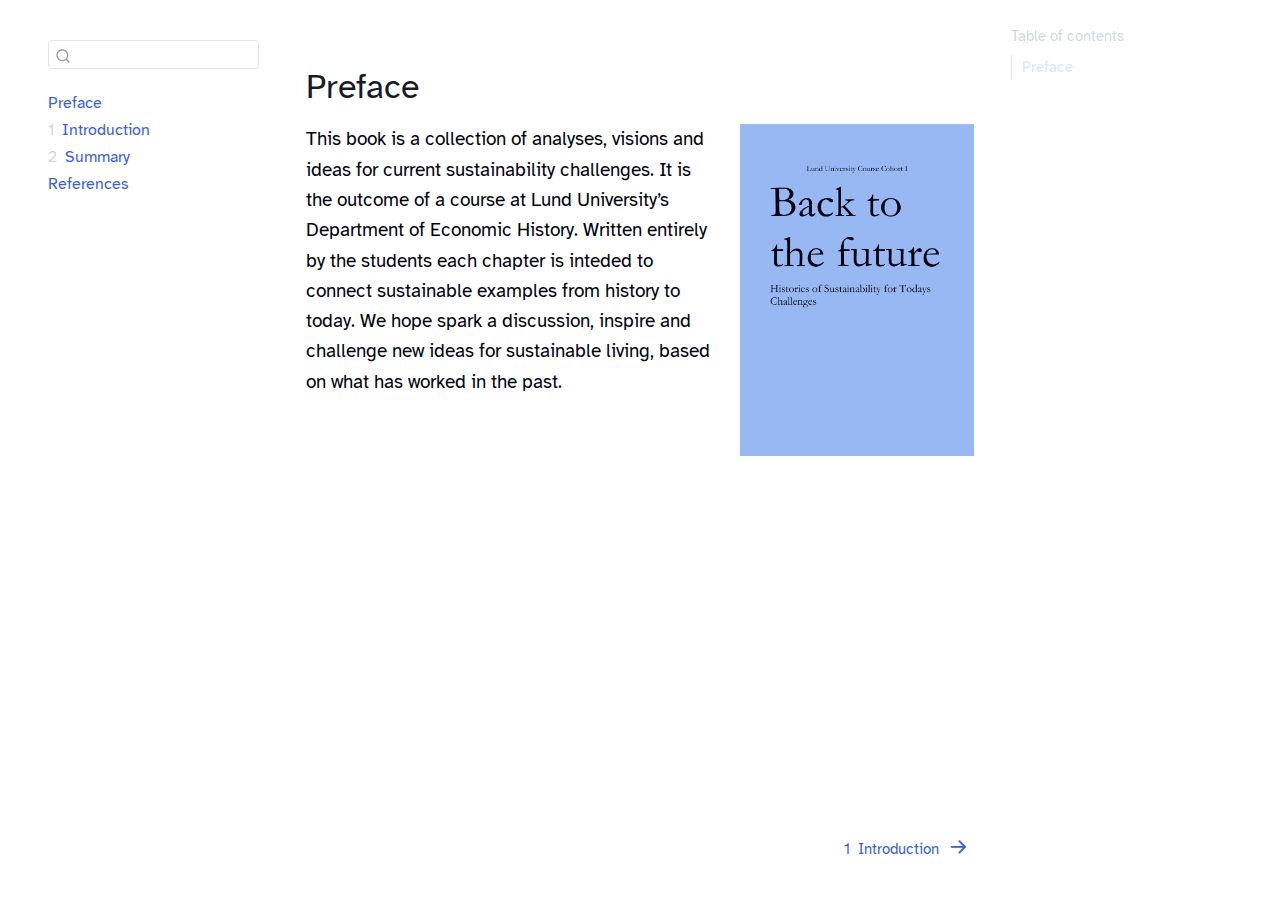
<file: index.html>
<!DOCTYPE html>
<html xmlns="http://www.w3.org/1999/xhtml" lang="en" xml:lang="en"><head>

<meta charset="utf-8">
<meta name="generator" content="quarto-1.3.310">

<meta name="viewport" content="width=device-width, initial-scale=1.0, user-scalable=yes">

<meta name="author" content="Cohort I">
<meta name="dcterms.date" content="2024-05-03">

<title>index</title>
<style>
code{white-space: pre-wrap;}
span.smallcaps{font-variant: small-caps;}
div.columns{display: flex; gap: min(4vw, 1.5em);}
div.column{flex: auto; overflow-x: auto;}
div.hanging-indent{margin-left: 1.5em; text-indent: -1.5em;}
ul.task-list{list-style: none;}
ul.task-list li input[type="checkbox"] {
  width: 0.8em;
  margin: 0 0.8em 0.2em -1em; /* quarto-specific, see https://github.com/quarto-dev/quarto-cli/issues/4556 */ 
  vertical-align: middle;
}
</style>


<script src="site_libs/quarto-nav/quarto-nav.js"></script>
<script src="site_libs/quarto-nav/headroom.min.js"></script>
<script src="site_libs/clipboard/clipboard.min.js"></script>
<script src="site_libs/quarto-search/autocomplete.umd.js"></script>
<script src="site_libs/quarto-search/fuse.min.js"></script>
<script src="site_libs/quarto-search/quarto-search.js"></script>
<meta name="quarto:offset" content="./">
<link href="./intro.html" rel="next">
<script src="site_libs/quarto-html/quarto.js"></script>
<script src="site_libs/quarto-html/popper.min.js"></script>
<script src="site_libs/quarto-html/tippy.umd.min.js"></script>
<script src="site_libs/quarto-html/anchor.min.js"></script>
<link href="site_libs/quarto-html/tippy.css" rel="stylesheet">
<link href="site_libs/quarto-html/quarto-syntax-highlighting.css" rel="stylesheet" id="quarto-text-highlighting-styles">
<script src="site_libs/bootstrap/bootstrap.min.js"></script>
<link href="site_libs/bootstrap/bootstrap-icons.css" rel="stylesheet">
<link href="site_libs/bootstrap/bootstrap.min.css" rel="stylesheet" id="quarto-bootstrap" data-mode="light">
<script id="quarto-search-options" type="application/json">{
  "location": "sidebar",
  "copy-button": false,
  "collapse-after": 3,
  "panel-placement": "start",
  "type": "textbox",
  "limit": 20,
  "language": {
    "search-no-results-text": "No results",
    "search-matching-documents-text": "matching documents",
    "search-copy-link-title": "Copy link to search",
    "search-hide-matches-text": "Hide additional matches",
    "search-more-match-text": "more match in this document",
    "search-more-matches-text": "more matches in this document",
    "search-clear-button-title": "Clear",
    "search-detached-cancel-button-title": "Cancel",
    "search-submit-button-title": "Submit"
  }
}</script>


</head>

<body class="nav-sidebar floating">

<div id="quarto-search-results"></div>
  <header id="quarto-header" class="headroom fixed-top">
  <nav class="quarto-secondary-nav">
    <div class="container-fluid d-flex">
      <button type="button" class="quarto-btn-toggle btn" data-bs-toggle="collapse" data-bs-target="#quarto-sidebar,#quarto-sidebar-glass" aria-controls="quarto-sidebar" aria-expanded="false" aria-label="Toggle sidebar navigation" onclick="if (window.quartoToggleHeadroom) { window.quartoToggleHeadroom(); }">
        <i class="bi bi-layout-text-sidebar-reverse"></i>
      </button>
      <nav class="quarto-page-breadcrumbs" aria-label="breadcrumb"><ol class="breadcrumb"><li class="breadcrumb-item"><a href="./index.html">Preface</a></li></ol></nav>
      <a class="flex-grow-1" role="button" data-bs-toggle="collapse" data-bs-target="#quarto-sidebar,#quarto-sidebar-glass" aria-controls="quarto-sidebar" aria-expanded="false" aria-label="Toggle sidebar navigation" onclick="if (window.quartoToggleHeadroom) { window.quartoToggleHeadroom(); }">      
      </a>
      <button type="button" class="btn quarto-search-button" aria-label="Search" onclick="window.quartoOpenSearch();">
        <i class="bi bi-search"></i>
      </button>
    </div>
  </nav>
</header>
<!-- content -->
<div id="quarto-content" class="quarto-container page-columns page-rows-contents page-layout-article">
<!-- sidebar -->
  <nav id="quarto-sidebar" class="sidebar collapse collapse-horizontal sidebar-navigation floating overflow-auto">
        <div class="mt-2 flex-shrink-0 align-items-center">
        <div class="sidebar-search">
        <div id="quarto-search" class="" title="Search"></div>
        </div>
        </div>
    <div class="sidebar-menu-container"> 
    <ul class="list-unstyled mt-1">
        <li class="sidebar-item">
  <div class="sidebar-item-container"> 
  <a href="./index.html" class="sidebar-item-text sidebar-link active">
 <span class="menu-text">Preface</span></a>
  </div>
</li>
        <li class="sidebar-item">
  <div class="sidebar-item-container"> 
  <a href="./intro.html" class="sidebar-item-text sidebar-link">
 <span class="menu-text"><span class="chapter-number">1</span>&nbsp; <span class="chapter-title">Introduction</span></span></a>
  </div>
</li>
        <li class="sidebar-item">
  <div class="sidebar-item-container"> 
  <a href="./summary.html" class="sidebar-item-text sidebar-link">
 <span class="menu-text"><span class="chapter-number">2</span>&nbsp; <span class="chapter-title">Summary</span></span></a>
  </div>
</li>
        <li class="sidebar-item">
  <div class="sidebar-item-container"> 
  <a href="./references.html" class="sidebar-item-text sidebar-link">
 <span class="menu-text">References</span></a>
  </div>
</li>
    </ul>
    </div>
</nav>
<div id="quarto-sidebar-glass" data-bs-toggle="collapse" data-bs-target="#quarto-sidebar,#quarto-sidebar-glass"></div>
<!-- margin-sidebar -->
    <div id="quarto-margin-sidebar" class="sidebar margin-sidebar">
        <nav id="TOC" role="doc-toc" class="toc-active">
    <h2 id="toc-title">Table of contents</h2>
   
  <ul>
  <li><a href="#preface" id="toc-preface" class="nav-link active" data-scroll-target="#preface">Preface</a></li>
  </ul>
</nav>
    </div>
<!-- main -->
<main class="content" id="quarto-document-content">




<section id="preface" class="level1 unnumbered">
<h1 class="unnumbered">Preface</h1><p><img src="cover.png" class="quarto-cover-image img-fluid"></p>
<p>This book is a collection of analyses, visions and ideas for current sustainability challenges. It is the outcome of a course at Lund University’s Department of Economic History. Written entirely by the students each chapter is inteded to connect sustainable examples from history to today. We hope spark a discussion, inspire and challenge new ideas for sustainable living, based on what has worked in the past.</p>


</section>

</main> <!-- /main -->
<script id="quarto-html-after-body" type="application/javascript">
window.document.addEventListener("DOMContentLoaded", function (event) {
  const toggleBodyColorMode = (bsSheetEl) => {
    const mode = bsSheetEl.getAttribute("data-mode");
    const bodyEl = window.document.querySelector("body");
    if (mode === "dark") {
      bodyEl.classList.add("quarto-dark");
      bodyEl.classList.remove("quarto-light");
    } else {
      bodyEl.classList.add("quarto-light");
      bodyEl.classList.remove("quarto-dark");
    }
  }
  const toggleBodyColorPrimary = () => {
    const bsSheetEl = window.document.querySelector("link#quarto-bootstrap");
    if (bsSheetEl) {
      toggleBodyColorMode(bsSheetEl);
    }
  }
  toggleBodyColorPrimary();  
  const icon = "";
  const anchorJS = new window.AnchorJS();
  anchorJS.options = {
    placement: 'right',
    icon: icon
  };
  anchorJS.add('.anchored');
  const isCodeAnnotation = (el) => {
    for (const clz of el.classList) {
      if (clz.startsWith('code-annotation-')) {                     
        return true;
      }
    }
    return false;
  }
  const clipboard = new window.ClipboardJS('.code-copy-button', {
    text: function(trigger) {
      const codeEl = trigger.previousElementSibling.cloneNode(true);
      for (const childEl of codeEl.children) {
        if (isCodeAnnotation(childEl)) {
          childEl.remove();
        }
      }
      return codeEl.innerText;
    }
  });
  clipboard.on('success', function(e) {
    // button target
    const button = e.trigger;
    // don't keep focus
    button.blur();
    // flash "checked"
    button.classList.add('code-copy-button-checked');
    var currentTitle = button.getAttribute("title");
    button.setAttribute("title", "Copied!");
    let tooltip;
    if (window.bootstrap) {
      button.setAttribute("data-bs-toggle", "tooltip");
      button.setAttribute("data-bs-placement", "left");
      button.setAttribute("data-bs-title", "Copied!");
      tooltip = new bootstrap.Tooltip(button, 
        { trigger: "manual", 
          customClass: "code-copy-button-tooltip",
          offset: [0, -8]});
      tooltip.show();    
    }
    setTimeout(function() {
      if (tooltip) {
        tooltip.hide();
        button.removeAttribute("data-bs-title");
        button.removeAttribute("data-bs-toggle");
        button.removeAttribute("data-bs-placement");
      }
      button.setAttribute("title", currentTitle);
      button.classList.remove('code-copy-button-checked');
    }, 1000);
    // clear code selection
    e.clearSelection();
  });
  function tippyHover(el, contentFn) {
    const config = {
      allowHTML: true,
      content: contentFn,
      maxWidth: 500,
      delay: 100,
      arrow: false,
      appendTo: function(el) {
          return el.parentElement;
      },
      interactive: true,
      interactiveBorder: 10,
      theme: 'quarto',
      placement: 'bottom-start'
    };
    window.tippy(el, config); 
  }
  const noterefs = window.document.querySelectorAll('a[role="doc-noteref"]');
  for (var i=0; i<noterefs.length; i++) {
    const ref = noterefs[i];
    tippyHover(ref, function() {
      // use id or data attribute instead here
      let href = ref.getAttribute('data-footnote-href') || ref.getAttribute('href');
      try { href = new URL(href).hash; } catch {}
      const id = href.replace(/^#\/?/, "");
      const note = window.document.getElementById(id);
      return note.innerHTML;
    });
  }
      let selectedAnnoteEl;
      const selectorForAnnotation = ( cell, annotation) => {
        let cellAttr = 'data-code-cell="' + cell + '"';
        let lineAttr = 'data-code-annotation="' +  annotation + '"';
        const selector = 'span[' + cellAttr + '][' + lineAttr + ']';
        return selector;
      }
      const selectCodeLines = (annoteEl) => {
        const doc = window.document;
        const targetCell = annoteEl.getAttribute("data-target-cell");
        const targetAnnotation = annoteEl.getAttribute("data-target-annotation");
        const annoteSpan = window.document.querySelector(selectorForAnnotation(targetCell, targetAnnotation));
        const lines = annoteSpan.getAttribute("data-code-lines").split(",");
        const lineIds = lines.map((line) => {
          return targetCell + "-" + line;
        })
        let top = null;
        let height = null;
        let parent = null;
        if (lineIds.length > 0) {
            //compute the position of the single el (top and bottom and make a div)
            const el = window.document.getElementById(lineIds[0]);
            top = el.offsetTop;
            height = el.offsetHeight;
            parent = el.parentElement.parentElement;
          if (lineIds.length > 1) {
            const lastEl = window.document.getElementById(lineIds[lineIds.length - 1]);
            const bottom = lastEl.offsetTop + lastEl.offsetHeight;
            height = bottom - top;
          }
          if (top !== null && height !== null && parent !== null) {
            // cook up a div (if necessary) and position it 
            let div = window.document.getElementById("code-annotation-line-highlight");
            if (div === null) {
              div = window.document.createElement("div");
              div.setAttribute("id", "code-annotation-line-highlight");
              div.style.position = 'absolute';
              parent.appendChild(div);
            }
            div.style.top = top - 2 + "px";
            div.style.height = height + 4 + "px";
            let gutterDiv = window.document.getElementById("code-annotation-line-highlight-gutter");
            if (gutterDiv === null) {
              gutterDiv = window.document.createElement("div");
              gutterDiv.setAttribute("id", "code-annotation-line-highlight-gutter");
              gutterDiv.style.position = 'absolute';
              const codeCell = window.document.getElementById(targetCell);
              const gutter = codeCell.querySelector('.code-annotation-gutter');
              gutter.appendChild(gutterDiv);
            }
            gutterDiv.style.top = top - 2 + "px";
            gutterDiv.style.height = height + 4 + "px";
          }
          selectedAnnoteEl = annoteEl;
        }
      };
      const unselectCodeLines = () => {
        const elementsIds = ["code-annotation-line-highlight", "code-annotation-line-highlight-gutter"];
        elementsIds.forEach((elId) => {
          const div = window.document.getElementById(elId);
          if (div) {
            div.remove();
          }
        });
        selectedAnnoteEl = undefined;
      };
      // Attach click handler to the DT
      const annoteDls = window.document.querySelectorAll('dt[data-target-cell]');
      for (const annoteDlNode of annoteDls) {
        annoteDlNode.addEventListener('click', (event) => {
          const clickedEl = event.target;
          if (clickedEl !== selectedAnnoteEl) {
            unselectCodeLines();
            const activeEl = window.document.querySelector('dt[data-target-cell].code-annotation-active');
            if (activeEl) {
              activeEl.classList.remove('code-annotation-active');
            }
            selectCodeLines(clickedEl);
            clickedEl.classList.add('code-annotation-active');
          } else {
            // Unselect the line
            unselectCodeLines();
            clickedEl.classList.remove('code-annotation-active');
          }
        });
      }
  const findCites = (el) => {
    const parentEl = el.parentElement;
    if (parentEl) {
      const cites = parentEl.dataset.cites;
      if (cites) {
        return {
          el,
          cites: cites.split(' ')
        };
      } else {
        return findCites(el.parentElement)
      }
    } else {
      return undefined;
    }
  };
  var bibliorefs = window.document.querySelectorAll('a[role="doc-biblioref"]');
  for (var i=0; i<bibliorefs.length; i++) {
    const ref = bibliorefs[i];
    const citeInfo = findCites(ref);
    if (citeInfo) {
      tippyHover(citeInfo.el, function() {
        var popup = window.document.createElement('div');
        citeInfo.cites.forEach(function(cite) {
          var citeDiv = window.document.createElement('div');
          citeDiv.classList.add('hanging-indent');
          citeDiv.classList.add('csl-entry');
          var biblioDiv = window.document.getElementById('ref-' + cite);
          if (biblioDiv) {
            citeDiv.innerHTML = biblioDiv.innerHTML;
          }
          popup.appendChild(citeDiv);
        });
        return popup.innerHTML;
      });
    }
  }
});
</script>
<nav class="page-navigation">
  <div class="nav-page nav-page-previous">
  </div>
  <div class="nav-page nav-page-next">
      <a href="./intro.html" class="pagination-link">
        <span class="nav-page-text"><span class="chapter-number">1</span>&nbsp; <span class="chapter-title">Introduction</span></span> <i class="bi bi-arrow-right-short"></i>
      </a>
  </div>
</nav>
</div> <!-- /content -->



</body></html>
</file>
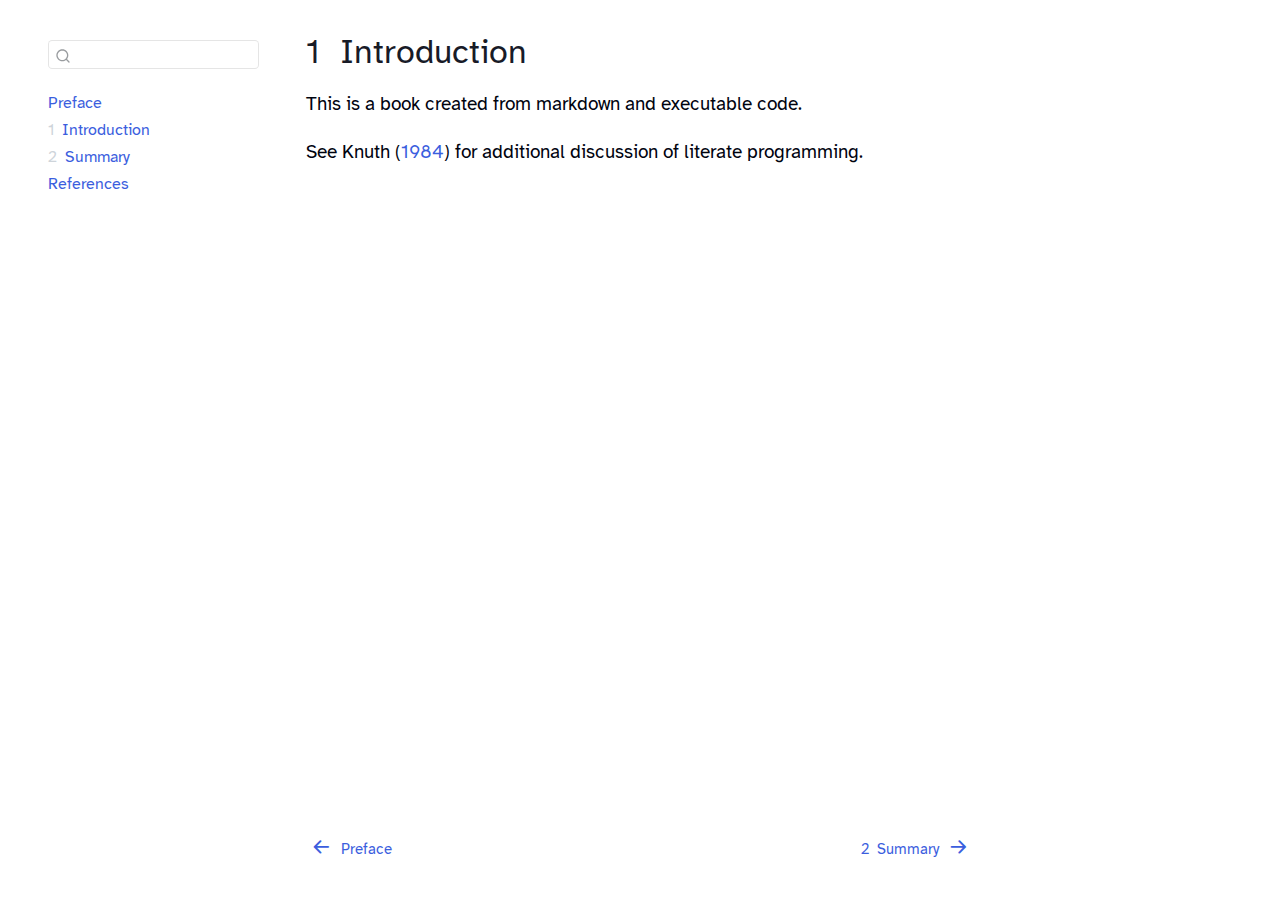
<file: intro.html>
<!DOCTYPE html>
<html xmlns="http://www.w3.org/1999/xhtml" lang="en" xml:lang="en"><head>

<meta charset="utf-8">
<meta name="generator" content="quarto-1.3.310">

<meta name="viewport" content="width=device-width, initial-scale=1.0, user-scalable=yes">


<title>1&nbsp; Introduction</title>
<style>
code{white-space: pre-wrap;}
span.smallcaps{font-variant: small-caps;}
div.columns{display: flex; gap: min(4vw, 1.5em);}
div.column{flex: auto; overflow-x: auto;}
div.hanging-indent{margin-left: 1.5em; text-indent: -1.5em;}
ul.task-list{list-style: none;}
ul.task-list li input[type="checkbox"] {
  width: 0.8em;
  margin: 0 0.8em 0.2em -1em; /* quarto-specific, see https://github.com/quarto-dev/quarto-cli/issues/4556 */ 
  vertical-align: middle;
}
/* CSS for citations */
div.csl-bib-body { }
div.csl-entry {
  clear: both;
}
.hanging-indent div.csl-entry {
  margin-left:2em;
  text-indent:-2em;
}
div.csl-left-margin {
  min-width:2em;
  float:left;
}
div.csl-right-inline {
  margin-left:2em;
  padding-left:1em;
}
div.csl-indent {
  margin-left: 2em;
}</style>


<script src="site_libs/quarto-nav/quarto-nav.js"></script>
<script src="site_libs/quarto-nav/headroom.min.js"></script>
<script src="site_libs/clipboard/clipboard.min.js"></script>
<script src="site_libs/quarto-search/autocomplete.umd.js"></script>
<script src="site_libs/quarto-search/fuse.min.js"></script>
<script src="site_libs/quarto-search/quarto-search.js"></script>
<meta name="quarto:offset" content="./">
<link href="./summary.html" rel="next">
<link href="./index.html" rel="prev">
<script src="site_libs/quarto-html/quarto.js"></script>
<script src="site_libs/quarto-html/popper.min.js"></script>
<script src="site_libs/quarto-html/tippy.umd.min.js"></script>
<script src="site_libs/quarto-html/anchor.min.js"></script>
<link href="site_libs/quarto-html/tippy.css" rel="stylesheet">
<link href="site_libs/quarto-html/quarto-syntax-highlighting.css" rel="stylesheet" id="quarto-text-highlighting-styles">
<script src="site_libs/bootstrap/bootstrap.min.js"></script>
<link href="site_libs/bootstrap/bootstrap-icons.css" rel="stylesheet">
<link href="site_libs/bootstrap/bootstrap.min.css" rel="stylesheet" id="quarto-bootstrap" data-mode="light">
<script id="quarto-search-options" type="application/json">{
  "location": "sidebar",
  "copy-button": false,
  "collapse-after": 3,
  "panel-placement": "start",
  "type": "textbox",
  "limit": 20,
  "language": {
    "search-no-results-text": "No results",
    "search-matching-documents-text": "matching documents",
    "search-copy-link-title": "Copy link to search",
    "search-hide-matches-text": "Hide additional matches",
    "search-more-match-text": "more match in this document",
    "search-more-matches-text": "more matches in this document",
    "search-clear-button-title": "Clear",
    "search-detached-cancel-button-title": "Cancel",
    "search-submit-button-title": "Submit"
  }
}</script>


</head>

<body class="nav-sidebar floating">

<div id="quarto-search-results"></div>
  <header id="quarto-header" class="headroom fixed-top">
  <nav class="quarto-secondary-nav">
    <div class="container-fluid d-flex">
      <button type="button" class="quarto-btn-toggle btn" data-bs-toggle="collapse" data-bs-target="#quarto-sidebar,#quarto-sidebar-glass" aria-controls="quarto-sidebar" aria-expanded="false" aria-label="Toggle sidebar navigation" onclick="if (window.quartoToggleHeadroom) { window.quartoToggleHeadroom(); }">
        <i class="bi bi-layout-text-sidebar-reverse"></i>
      </button>
      <nav class="quarto-page-breadcrumbs" aria-label="breadcrumb"><ol class="breadcrumb"><li class="breadcrumb-item"><a href="./intro.html"><span class="chapter-number">1</span>&nbsp; <span class="chapter-title">Introduction</span></a></li></ol></nav>
      <a class="flex-grow-1" role="button" data-bs-toggle="collapse" data-bs-target="#quarto-sidebar,#quarto-sidebar-glass" aria-controls="quarto-sidebar" aria-expanded="false" aria-label="Toggle sidebar navigation" onclick="if (window.quartoToggleHeadroom) { window.quartoToggleHeadroom(); }">      
      </a>
      <button type="button" class="btn quarto-search-button" aria-label="Search" onclick="window.quartoOpenSearch();">
        <i class="bi bi-search"></i>
      </button>
    </div>
  </nav>
</header>
<!-- content -->
<div id="quarto-content" class="quarto-container page-columns page-rows-contents page-layout-article">
<!-- sidebar -->
  <nav id="quarto-sidebar" class="sidebar collapse collapse-horizontal sidebar-navigation floating overflow-auto">
        <div class="mt-2 flex-shrink-0 align-items-center">
        <div class="sidebar-search">
        <div id="quarto-search" class="" title="Search"></div>
        </div>
        </div>
    <div class="sidebar-menu-container"> 
    <ul class="list-unstyled mt-1">
        <li class="sidebar-item">
  <div class="sidebar-item-container"> 
  <a href="./index.html" class="sidebar-item-text sidebar-link">
 <span class="menu-text">Preface</span></a>
  </div>
</li>
        <li class="sidebar-item">
  <div class="sidebar-item-container"> 
  <a href="./intro.html" class="sidebar-item-text sidebar-link active">
 <span class="menu-text"><span class="chapter-number">1</span>&nbsp; <span class="chapter-title">Introduction</span></span></a>
  </div>
</li>
        <li class="sidebar-item">
  <div class="sidebar-item-container"> 
  <a href="./summary.html" class="sidebar-item-text sidebar-link">
 <span class="menu-text"><span class="chapter-number">2</span>&nbsp; <span class="chapter-title">Summary</span></span></a>
  </div>
</li>
        <li class="sidebar-item">
  <div class="sidebar-item-container"> 
  <a href="./references.html" class="sidebar-item-text sidebar-link">
 <span class="menu-text">References</span></a>
  </div>
</li>
    </ul>
    </div>
</nav>
<div id="quarto-sidebar-glass" data-bs-toggle="collapse" data-bs-target="#quarto-sidebar,#quarto-sidebar-glass"></div>
<!-- margin-sidebar -->
    <div id="quarto-margin-sidebar" class="sidebar margin-sidebar">
        
    </div>
<!-- main -->
<main class="content" id="quarto-document-content">

<header id="title-block-header" class="quarto-title-block default">
<div class="quarto-title">
<h1 class="title"><span class="chapter-number">1</span>&nbsp; <span class="chapter-title">Introduction</span></h1>
</div>



<div class="quarto-title-meta">

    
  
    
  </div>
  

</header>

<p>This is a book created from markdown and executable code.</p>
<p>See <span class="citation" data-cites="knuth84">Knuth (<a href="references.html#ref-knuth84" role="doc-biblioref">1984</a>)</span> for additional discussion of literate programming.</p>


<div id="refs" class="references csl-bib-body hanging-indent" role="list" style="display: none">
<div id="ref-knuth84" class="csl-entry" role="listitem">
Knuth, Donald E. 1984. <span>“Literate Programming.”</span> <em>Comput. J.</em> 27 (2): 97–111. <a href="https://doi.org/10.1093/comjnl/27.2.97">https://doi.org/10.1093/comjnl/27.2.97</a>.
</div>
</div>

</main> <!-- /main -->
<script id="quarto-html-after-body" type="application/javascript">
window.document.addEventListener("DOMContentLoaded", function (event) {
  const toggleBodyColorMode = (bsSheetEl) => {
    const mode = bsSheetEl.getAttribute("data-mode");
    const bodyEl = window.document.querySelector("body");
    if (mode === "dark") {
      bodyEl.classList.add("quarto-dark");
      bodyEl.classList.remove("quarto-light");
    } else {
      bodyEl.classList.add("quarto-light");
      bodyEl.classList.remove("quarto-dark");
    }
  }
  const toggleBodyColorPrimary = () => {
    const bsSheetEl = window.document.querySelector("link#quarto-bootstrap");
    if (bsSheetEl) {
      toggleBodyColorMode(bsSheetEl);
    }
  }
  toggleBodyColorPrimary();  
  const icon = "";
  const anchorJS = new window.AnchorJS();
  anchorJS.options = {
    placement: 'right',
    icon: icon
  };
  anchorJS.add('.anchored');
  const isCodeAnnotation = (el) => {
    for (const clz of el.classList) {
      if (clz.startsWith('code-annotation-')) {                     
        return true;
      }
    }
    return false;
  }
  const clipboard = new window.ClipboardJS('.code-copy-button', {
    text: function(trigger) {
      const codeEl = trigger.previousElementSibling.cloneNode(true);
      for (const childEl of codeEl.children) {
        if (isCodeAnnotation(childEl)) {
          childEl.remove();
        }
      }
      return codeEl.innerText;
    }
  });
  clipboard.on('success', function(e) {
    // button target
    const button = e.trigger;
    // don't keep focus
    button.blur();
    // flash "checked"
    button.classList.add('code-copy-button-checked');
    var currentTitle = button.getAttribute("title");
    button.setAttribute("title", "Copied!");
    let tooltip;
    if (window.bootstrap) {
      button.setAttribute("data-bs-toggle", "tooltip");
      button.setAttribute("data-bs-placement", "left");
      button.setAttribute("data-bs-title", "Copied!");
      tooltip = new bootstrap.Tooltip(button, 
        { trigger: "manual", 
          customClass: "code-copy-button-tooltip",
          offset: [0, -8]});
      tooltip.show();    
    }
    setTimeout(function() {
      if (tooltip) {
        tooltip.hide();
        button.removeAttribute("data-bs-title");
        button.removeAttribute("data-bs-toggle");
        button.removeAttribute("data-bs-placement");
      }
      button.setAttribute("title", currentTitle);
      button.classList.remove('code-copy-button-checked');
    }, 1000);
    // clear code selection
    e.clearSelection();
  });
  function tippyHover(el, contentFn) {
    const config = {
      allowHTML: true,
      content: contentFn,
      maxWidth: 500,
      delay: 100,
      arrow: false,
      appendTo: function(el) {
          return el.parentElement;
      },
      interactive: true,
      interactiveBorder: 10,
      theme: 'quarto',
      placement: 'bottom-start'
    };
    window.tippy(el, config); 
  }
  const noterefs = window.document.querySelectorAll('a[role="doc-noteref"]');
  for (var i=0; i<noterefs.length; i++) {
    const ref = noterefs[i];
    tippyHover(ref, function() {
      // use id or data attribute instead here
      let href = ref.getAttribute('data-footnote-href') || ref.getAttribute('href');
      try { href = new URL(href).hash; } catch {}
      const id = href.replace(/^#\/?/, "");
      const note = window.document.getElementById(id);
      return note.innerHTML;
    });
  }
      let selectedAnnoteEl;
      const selectorForAnnotation = ( cell, annotation) => {
        let cellAttr = 'data-code-cell="' + cell + '"';
        let lineAttr = 'data-code-annotation="' +  annotation + '"';
        const selector = 'span[' + cellAttr + '][' + lineAttr + ']';
        return selector;
      }
      const selectCodeLines = (annoteEl) => {
        const doc = window.document;
        const targetCell = annoteEl.getAttribute("data-target-cell");
        const targetAnnotation = annoteEl.getAttribute("data-target-annotation");
        const annoteSpan = window.document.querySelector(selectorForAnnotation(targetCell, targetAnnotation));
        const lines = annoteSpan.getAttribute("data-code-lines").split(",");
        const lineIds = lines.map((line) => {
          return targetCell + "-" + line;
        })
        let top = null;
        let height = null;
        let parent = null;
        if (lineIds.length > 0) {
            //compute the position of the single el (top and bottom and make a div)
            const el = window.document.getElementById(lineIds[0]);
            top = el.offsetTop;
            height = el.offsetHeight;
            parent = el.parentElement.parentElement;
          if (lineIds.length > 1) {
            const lastEl = window.document.getElementById(lineIds[lineIds.length - 1]);
            const bottom = lastEl.offsetTop + lastEl.offsetHeight;
            height = bottom - top;
          }
          if (top !== null && height !== null && parent !== null) {
            // cook up a div (if necessary) and position it 
            let div = window.document.getElementById("code-annotation-line-highlight");
            if (div === null) {
              div = window.document.createElement("div");
              div.setAttribute("id", "code-annotation-line-highlight");
              div.style.position = 'absolute';
              parent.appendChild(div);
            }
            div.style.top = top - 2 + "px";
            div.style.height = height + 4 + "px";
            let gutterDiv = window.document.getElementById("code-annotation-line-highlight-gutter");
            if (gutterDiv === null) {
              gutterDiv = window.document.createElement("div");
              gutterDiv.setAttribute("id", "code-annotation-line-highlight-gutter");
              gutterDiv.style.position = 'absolute';
              const codeCell = window.document.getElementById(targetCell);
              const gutter = codeCell.querySelector('.code-annotation-gutter');
              gutter.appendChild(gutterDiv);
            }
            gutterDiv.style.top = top - 2 + "px";
            gutterDiv.style.height = height + 4 + "px";
          }
          selectedAnnoteEl = annoteEl;
        }
      };
      const unselectCodeLines = () => {
        const elementsIds = ["code-annotation-line-highlight", "code-annotation-line-highlight-gutter"];
        elementsIds.forEach((elId) => {
          const div = window.document.getElementById(elId);
          if (div) {
            div.remove();
          }
        });
        selectedAnnoteEl = undefined;
      };
      // Attach click handler to the DT
      const annoteDls = window.document.querySelectorAll('dt[data-target-cell]');
      for (const annoteDlNode of annoteDls) {
        annoteDlNode.addEventListener('click', (event) => {
          const clickedEl = event.target;
          if (clickedEl !== selectedAnnoteEl) {
            unselectCodeLines();
            const activeEl = window.document.querySelector('dt[data-target-cell].code-annotation-active');
            if (activeEl) {
              activeEl.classList.remove('code-annotation-active');
            }
            selectCodeLines(clickedEl);
            clickedEl.classList.add('code-annotation-active');
          } else {
            // Unselect the line
            unselectCodeLines();
            clickedEl.classList.remove('code-annotation-active');
          }
        });
      }
  const findCites = (el) => {
    const parentEl = el.parentElement;
    if (parentEl) {
      const cites = parentEl.dataset.cites;
      if (cites) {
        return {
          el,
          cites: cites.split(' ')
        };
      } else {
        return findCites(el.parentElement)
      }
    } else {
      return undefined;
    }
  };
  var bibliorefs = window.document.querySelectorAll('a[role="doc-biblioref"]');
  for (var i=0; i<bibliorefs.length; i++) {
    const ref = bibliorefs[i];
    const citeInfo = findCites(ref);
    if (citeInfo) {
      tippyHover(citeInfo.el, function() {
        var popup = window.document.createElement('div');
        citeInfo.cites.forEach(function(cite) {
          var citeDiv = window.document.createElement('div');
          citeDiv.classList.add('hanging-indent');
          citeDiv.classList.add('csl-entry');
          var biblioDiv = window.document.getElementById('ref-' + cite);
          if (biblioDiv) {
            citeDiv.innerHTML = biblioDiv.innerHTML;
          }
          popup.appendChild(citeDiv);
        });
        return popup.innerHTML;
      });
    }
  }
});
</script>
<nav class="page-navigation">
  <div class="nav-page nav-page-previous">
      <a href="./index.html" class="pagination-link">
        <i class="bi bi-arrow-left-short"></i> <span class="nav-page-text">Preface</span>
      </a>          
  </div>
  <div class="nav-page nav-page-next">
      <a href="./summary.html" class="pagination-link">
        <span class="nav-page-text"><span class="chapter-number">2</span>&nbsp; <span class="chapter-title">Summary</span></span> <i class="bi bi-arrow-right-short"></i>
      </a>
  </div>
</nav>
</div> <!-- /content -->



</body></html>
</file>
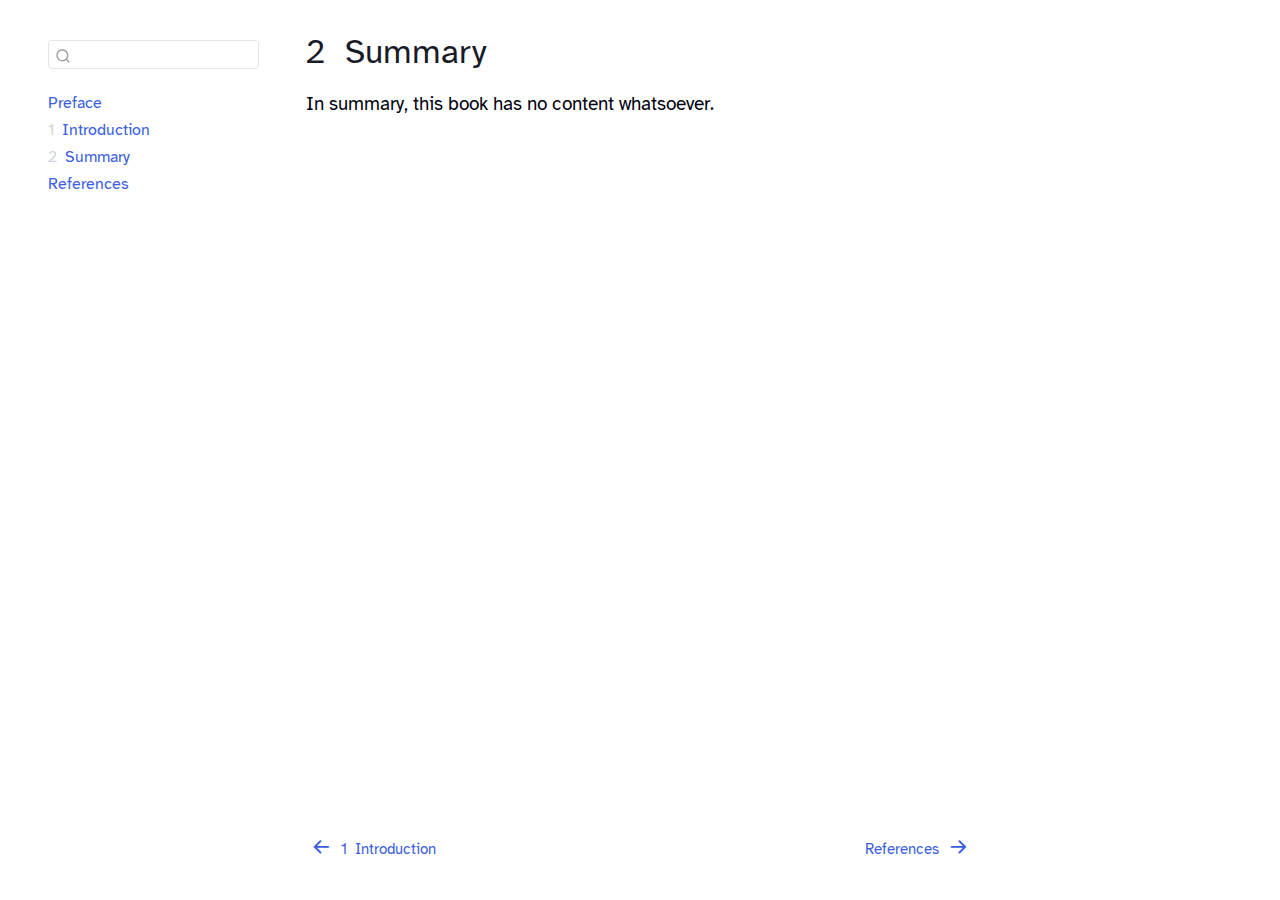
<file: summary.html>
<!DOCTYPE html>
<html xmlns="http://www.w3.org/1999/xhtml" lang="en" xml:lang="en"><head>

<meta charset="utf-8">
<meta name="generator" content="quarto-1.3.310">

<meta name="viewport" content="width=device-width, initial-scale=1.0, user-scalable=yes">


<title>2&nbsp; Summary</title>
<style>
code{white-space: pre-wrap;}
span.smallcaps{font-variant: small-caps;}
div.columns{display: flex; gap: min(4vw, 1.5em);}
div.column{flex: auto; overflow-x: auto;}
div.hanging-indent{margin-left: 1.5em; text-indent: -1.5em;}
ul.task-list{list-style: none;}
ul.task-list li input[type="checkbox"] {
  width: 0.8em;
  margin: 0 0.8em 0.2em -1em; /* quarto-specific, see https://github.com/quarto-dev/quarto-cli/issues/4556 */ 
  vertical-align: middle;
}
</style>


<script src="site_libs/quarto-nav/quarto-nav.js"></script>
<script src="site_libs/quarto-nav/headroom.min.js"></script>
<script src="site_libs/clipboard/clipboard.min.js"></script>
<script src="site_libs/quarto-search/autocomplete.umd.js"></script>
<script src="site_libs/quarto-search/fuse.min.js"></script>
<script src="site_libs/quarto-search/quarto-search.js"></script>
<meta name="quarto:offset" content="./">
<link href="./references.html" rel="next">
<link href="./intro.html" rel="prev">
<script src="site_libs/quarto-html/quarto.js"></script>
<script src="site_libs/quarto-html/popper.min.js"></script>
<script src="site_libs/quarto-html/tippy.umd.min.js"></script>
<script src="site_libs/quarto-html/anchor.min.js"></script>
<link href="site_libs/quarto-html/tippy.css" rel="stylesheet">
<link href="site_libs/quarto-html/quarto-syntax-highlighting.css" rel="stylesheet" id="quarto-text-highlighting-styles">
<script src="site_libs/bootstrap/bootstrap.min.js"></script>
<link href="site_libs/bootstrap/bootstrap-icons.css" rel="stylesheet">
<link href="site_libs/bootstrap/bootstrap.min.css" rel="stylesheet" id="quarto-bootstrap" data-mode="light">
<script id="quarto-search-options" type="application/json">{
  "location": "sidebar",
  "copy-button": false,
  "collapse-after": 3,
  "panel-placement": "start",
  "type": "textbox",
  "limit": 20,
  "language": {
    "search-no-results-text": "No results",
    "search-matching-documents-text": "matching documents",
    "search-copy-link-title": "Copy link to search",
    "search-hide-matches-text": "Hide additional matches",
    "search-more-match-text": "more match in this document",
    "search-more-matches-text": "more matches in this document",
    "search-clear-button-title": "Clear",
    "search-detached-cancel-button-title": "Cancel",
    "search-submit-button-title": "Submit"
  }
}</script>


</head>

<body class="nav-sidebar floating">

<div id="quarto-search-results"></div>
  <header id="quarto-header" class="headroom fixed-top">
  <nav class="quarto-secondary-nav">
    <div class="container-fluid d-flex">
      <button type="button" class="quarto-btn-toggle btn" data-bs-toggle="collapse" data-bs-target="#quarto-sidebar,#quarto-sidebar-glass" aria-controls="quarto-sidebar" aria-expanded="false" aria-label="Toggle sidebar navigation" onclick="if (window.quartoToggleHeadroom) { window.quartoToggleHeadroom(); }">
        <i class="bi bi-layout-text-sidebar-reverse"></i>
      </button>
      <nav class="quarto-page-breadcrumbs" aria-label="breadcrumb"><ol class="breadcrumb"><li class="breadcrumb-item"><a href="./summary.html"><span class="chapter-number">2</span>&nbsp; <span class="chapter-title">Summary</span></a></li></ol></nav>
      <a class="flex-grow-1" role="button" data-bs-toggle="collapse" data-bs-target="#quarto-sidebar,#quarto-sidebar-glass" aria-controls="quarto-sidebar" aria-expanded="false" aria-label="Toggle sidebar navigation" onclick="if (window.quartoToggleHeadroom) { window.quartoToggleHeadroom(); }">      
      </a>
      <button type="button" class="btn quarto-search-button" aria-label="Search" onclick="window.quartoOpenSearch();">
        <i class="bi bi-search"></i>
      </button>
    </div>
  </nav>
</header>
<!-- content -->
<div id="quarto-content" class="quarto-container page-columns page-rows-contents page-layout-article">
<!-- sidebar -->
  <nav id="quarto-sidebar" class="sidebar collapse collapse-horizontal sidebar-navigation floating overflow-auto">
        <div class="mt-2 flex-shrink-0 align-items-center">
        <div class="sidebar-search">
        <div id="quarto-search" class="" title="Search"></div>
        </div>
        </div>
    <div class="sidebar-menu-container"> 
    <ul class="list-unstyled mt-1">
        <li class="sidebar-item">
  <div class="sidebar-item-container"> 
  <a href="./index.html" class="sidebar-item-text sidebar-link">
 <span class="menu-text">Preface</span></a>
  </div>
</li>
        <li class="sidebar-item">
  <div class="sidebar-item-container"> 
  <a href="./intro.html" class="sidebar-item-text sidebar-link">
 <span class="menu-text"><span class="chapter-number">1</span>&nbsp; <span class="chapter-title">Introduction</span></span></a>
  </div>
</li>
        <li class="sidebar-item">
  <div class="sidebar-item-container"> 
  <a href="./summary.html" class="sidebar-item-text sidebar-link active">
 <span class="menu-text"><span class="chapter-number">2</span>&nbsp; <span class="chapter-title">Summary</span></span></a>
  </div>
</li>
        <li class="sidebar-item">
  <div class="sidebar-item-container"> 
  <a href="./references.html" class="sidebar-item-text sidebar-link">
 <span class="menu-text">References</span></a>
  </div>
</li>
    </ul>
    </div>
</nav>
<div id="quarto-sidebar-glass" data-bs-toggle="collapse" data-bs-target="#quarto-sidebar,#quarto-sidebar-glass"></div>
<!-- margin-sidebar -->
    <div id="quarto-margin-sidebar" class="sidebar margin-sidebar">
        
    </div>
<!-- main -->
<main class="content" id="quarto-document-content">

<header id="title-block-header" class="quarto-title-block default">
<div class="quarto-title">
<h1 class="title"><span class="chapter-number">2</span>&nbsp; <span class="chapter-title">Summary</span></h1>
</div>



<div class="quarto-title-meta">

    
  
    
  </div>
  

</header>

<p>In summary, this book has no content whatsoever.</p>



</main> <!-- /main -->
<script id="quarto-html-after-body" type="application/javascript">
window.document.addEventListener("DOMContentLoaded", function (event) {
  const toggleBodyColorMode = (bsSheetEl) => {
    const mode = bsSheetEl.getAttribute("data-mode");
    const bodyEl = window.document.querySelector("body");
    if (mode === "dark") {
      bodyEl.classList.add("quarto-dark");
      bodyEl.classList.remove("quarto-light");
    } else {
      bodyEl.classList.add("quarto-light");
      bodyEl.classList.remove("quarto-dark");
    }
  }
  const toggleBodyColorPrimary = () => {
    const bsSheetEl = window.document.querySelector("link#quarto-bootstrap");
    if (bsSheetEl) {
      toggleBodyColorMode(bsSheetEl);
    }
  }
  toggleBodyColorPrimary();  
  const icon = "";
  const anchorJS = new window.AnchorJS();
  anchorJS.options = {
    placement: 'right',
    icon: icon
  };
  anchorJS.add('.anchored');
  const isCodeAnnotation = (el) => {
    for (const clz of el.classList) {
      if (clz.startsWith('code-annotation-')) {                     
        return true;
      }
    }
    return false;
  }
  const clipboard = new window.ClipboardJS('.code-copy-button', {
    text: function(trigger) {
      const codeEl = trigger.previousElementSibling.cloneNode(true);
      for (const childEl of codeEl.children) {
        if (isCodeAnnotation(childEl)) {
          childEl.remove();
        }
      }
      return codeEl.innerText;
    }
  });
  clipboard.on('success', function(e) {
    // button target
    const button = e.trigger;
    // don't keep focus
    button.blur();
    // flash "checked"
    button.classList.add('code-copy-button-checked');
    var currentTitle = button.getAttribute("title");
    button.setAttribute("title", "Copied!");
    let tooltip;
    if (window.bootstrap) {
      button.setAttribute("data-bs-toggle", "tooltip");
      button.setAttribute("data-bs-placement", "left");
      button.setAttribute("data-bs-title", "Copied!");
      tooltip = new bootstrap.Tooltip(button, 
        { trigger: "manual", 
          customClass: "code-copy-button-tooltip",
          offset: [0, -8]});
      tooltip.show();    
    }
    setTimeout(function() {
      if (tooltip) {
        tooltip.hide();
        button.removeAttribute("data-bs-title");
        button.removeAttribute("data-bs-toggle");
        button.removeAttribute("data-bs-placement");
      }
      button.setAttribute("title", currentTitle);
      button.classList.remove('code-copy-button-checked');
    }, 1000);
    // clear code selection
    e.clearSelection();
  });
  function tippyHover(el, contentFn) {
    const config = {
      allowHTML: true,
      content: contentFn,
      maxWidth: 500,
      delay: 100,
      arrow: false,
      appendTo: function(el) {
          return el.parentElement;
      },
      interactive: true,
      interactiveBorder: 10,
      theme: 'quarto',
      placement: 'bottom-start'
    };
    window.tippy(el, config); 
  }
  const noterefs = window.document.querySelectorAll('a[role="doc-noteref"]');
  for (var i=0; i<noterefs.length; i++) {
    const ref = noterefs[i];
    tippyHover(ref, function() {
      // use id or data attribute instead here
      let href = ref.getAttribute('data-footnote-href') || ref.getAttribute('href');
      try { href = new URL(href).hash; } catch {}
      const id = href.replace(/^#\/?/, "");
      const note = window.document.getElementById(id);
      return note.innerHTML;
    });
  }
      let selectedAnnoteEl;
      const selectorForAnnotation = ( cell, annotation) => {
        let cellAttr = 'data-code-cell="' + cell + '"';
        let lineAttr = 'data-code-annotation="' +  annotation + '"';
        const selector = 'span[' + cellAttr + '][' + lineAttr + ']';
        return selector;
      }
      const selectCodeLines = (annoteEl) => {
        const doc = window.document;
        const targetCell = annoteEl.getAttribute("data-target-cell");
        const targetAnnotation = annoteEl.getAttribute("data-target-annotation");
        const annoteSpan = window.document.querySelector(selectorForAnnotation(targetCell, targetAnnotation));
        const lines = annoteSpan.getAttribute("data-code-lines").split(",");
        const lineIds = lines.map((line) => {
          return targetCell + "-" + line;
        })
        let top = null;
        let height = null;
        let parent = null;
        if (lineIds.length > 0) {
            //compute the position of the single el (top and bottom and make a div)
            const el = window.document.getElementById(lineIds[0]);
            top = el.offsetTop;
            height = el.offsetHeight;
            parent = el.parentElement.parentElement;
          if (lineIds.length > 1) {
            const lastEl = window.document.getElementById(lineIds[lineIds.length - 1]);
            const bottom = lastEl.offsetTop + lastEl.offsetHeight;
            height = bottom - top;
          }
          if (top !== null && height !== null && parent !== null) {
            // cook up a div (if necessary) and position it 
            let div = window.document.getElementById("code-annotation-line-highlight");
            if (div === null) {
              div = window.document.createElement("div");
              div.setAttribute("id", "code-annotation-line-highlight");
              div.style.position = 'absolute';
              parent.appendChild(div);
            }
            div.style.top = top - 2 + "px";
            div.style.height = height + 4 + "px";
            let gutterDiv = window.document.getElementById("code-annotation-line-highlight-gutter");
            if (gutterDiv === null) {
              gutterDiv = window.document.createElement("div");
              gutterDiv.setAttribute("id", "code-annotation-line-highlight-gutter");
              gutterDiv.style.position = 'absolute';
              const codeCell = window.document.getElementById(targetCell);
              const gutter = codeCell.querySelector('.code-annotation-gutter');
              gutter.appendChild(gutterDiv);
            }
            gutterDiv.style.top = top - 2 + "px";
            gutterDiv.style.height = height + 4 + "px";
          }
          selectedAnnoteEl = annoteEl;
        }
      };
      const unselectCodeLines = () => {
        const elementsIds = ["code-annotation-line-highlight", "code-annotation-line-highlight-gutter"];
        elementsIds.forEach((elId) => {
          const div = window.document.getElementById(elId);
          if (div) {
            div.remove();
          }
        });
        selectedAnnoteEl = undefined;
      };
      // Attach click handler to the DT
      const annoteDls = window.document.querySelectorAll('dt[data-target-cell]');
      for (const annoteDlNode of annoteDls) {
        annoteDlNode.addEventListener('click', (event) => {
          const clickedEl = event.target;
          if (clickedEl !== selectedAnnoteEl) {
            unselectCodeLines();
            const activeEl = window.document.querySelector('dt[data-target-cell].code-annotation-active');
            if (activeEl) {
              activeEl.classList.remove('code-annotation-active');
            }
            selectCodeLines(clickedEl);
            clickedEl.classList.add('code-annotation-active');
          } else {
            // Unselect the line
            unselectCodeLines();
            clickedEl.classList.remove('code-annotation-active');
          }
        });
      }
  const findCites = (el) => {
    const parentEl = el.parentElement;
    if (parentEl) {
      const cites = parentEl.dataset.cites;
      if (cites) {
        return {
          el,
          cites: cites.split(' ')
        };
      } else {
        return findCites(el.parentElement)
      }
    } else {
      return undefined;
    }
  };
  var bibliorefs = window.document.querySelectorAll('a[role="doc-biblioref"]');
  for (var i=0; i<bibliorefs.length; i++) {
    const ref = bibliorefs[i];
    const citeInfo = findCites(ref);
    if (citeInfo) {
      tippyHover(citeInfo.el, function() {
        var popup = window.document.createElement('div');
        citeInfo.cites.forEach(function(cite) {
          var citeDiv = window.document.createElement('div');
          citeDiv.classList.add('hanging-indent');
          citeDiv.classList.add('csl-entry');
          var biblioDiv = window.document.getElementById('ref-' + cite);
          if (biblioDiv) {
            citeDiv.innerHTML = biblioDiv.innerHTML;
          }
          popup.appendChild(citeDiv);
        });
        return popup.innerHTML;
      });
    }
  }
});
</script>
<nav class="page-navigation">
  <div class="nav-page nav-page-previous">
      <a href="./intro.html" class="pagination-link">
        <i class="bi bi-arrow-left-short"></i> <span class="nav-page-text"><span class="chapter-number">1</span>&nbsp; <span class="chapter-title">Introduction</span></span>
      </a>          
  </div>
  <div class="nav-page nav-page-next">
      <a href="./references.html" class="pagination-link">
        <span class="nav-page-text">References</span> <i class="bi bi-arrow-right-short"></i>
      </a>
  </div>
</nav>
</div> <!-- /content -->



</body></html>
</file>
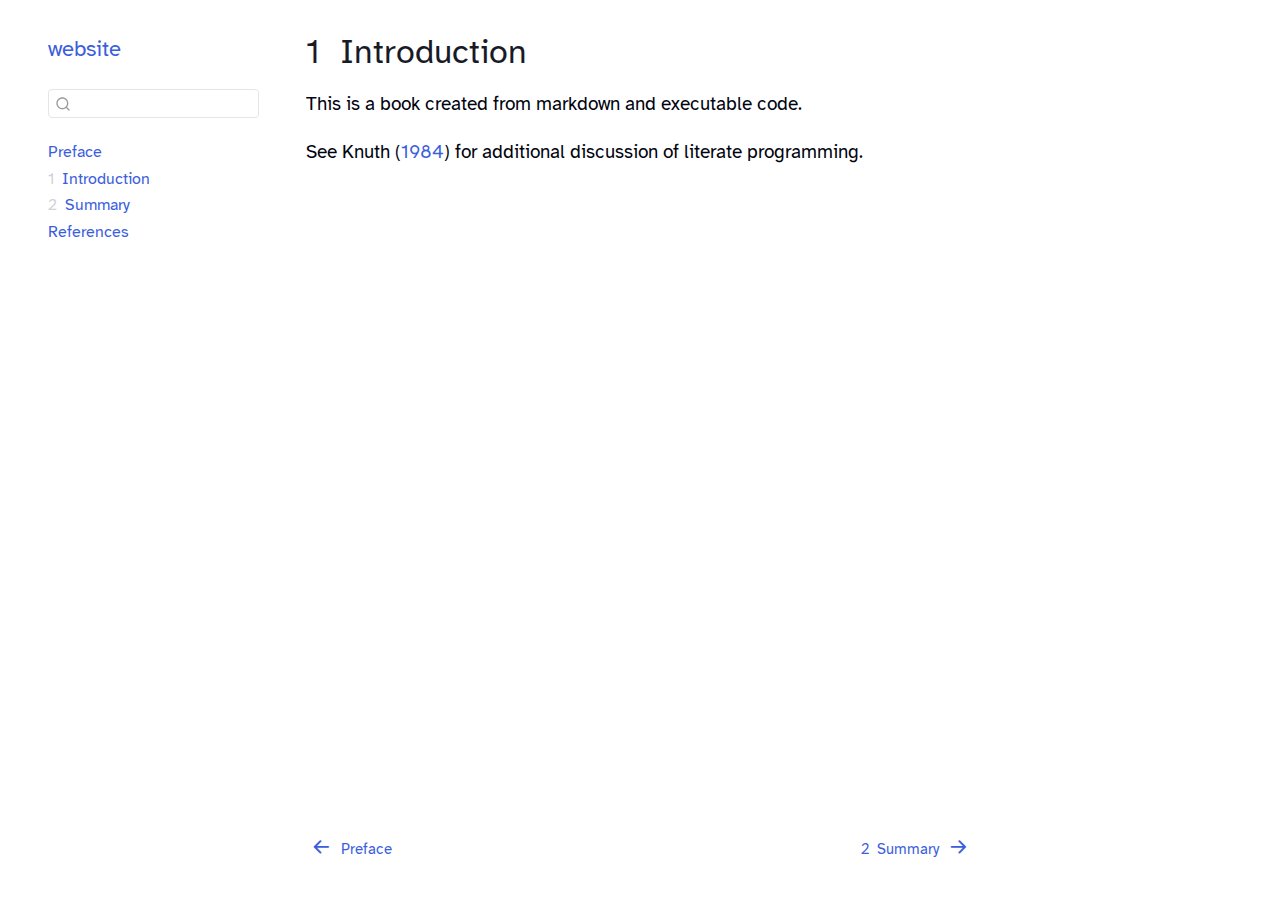
<file: _book/intro.html>
<!DOCTYPE html>
<html xmlns="http://www.w3.org/1999/xhtml" lang="en" xml:lang="en"><head>

<meta charset="utf-8">
<meta name="generator" content="quarto-1.3.340">

<meta name="viewport" content="width=device-width, initial-scale=1.0, user-scalable=yes">


<title>website - 1&nbsp; Introduction</title>
<style>
code{white-space: pre-wrap;}
span.smallcaps{font-variant: small-caps;}
div.columns{display: flex; gap: min(4vw, 1.5em);}
div.column{flex: auto; overflow-x: auto;}
div.hanging-indent{margin-left: 1.5em; text-indent: -1.5em;}
ul.task-list{list-style: none;}
ul.task-list li input[type="checkbox"] {
  width: 0.8em;
  margin: 0 0.8em 0.2em -1em; /* quarto-specific, see https://github.com/quarto-dev/quarto-cli/issues/4556 */ 
  vertical-align: middle;
}
/* CSS for citations */
div.csl-bib-body { }
div.csl-entry {
  clear: both;
}
.hanging-indent div.csl-entry {
  margin-left:2em;
  text-indent:-2em;
}
div.csl-left-margin {
  min-width:2em;
  float:left;
}
div.csl-right-inline {
  margin-left:2em;
  padding-left:1em;
}
div.csl-indent {
  margin-left: 2em;
}</style>


<script src="site_libs/quarto-nav/quarto-nav.js"></script>
<script src="site_libs/quarto-nav/headroom.min.js"></script>
<script src="site_libs/clipboard/clipboard.min.js"></script>
<script src="site_libs/quarto-search/autocomplete.umd.js"></script>
<script src="site_libs/quarto-search/fuse.min.js"></script>
<script src="site_libs/quarto-search/quarto-search.js"></script>
<meta name="quarto:offset" content="./">
<link href="./summary.html" rel="next">
<link href="./index.html" rel="prev">
<script src="site_libs/quarto-html/quarto.js"></script>
<script src="site_libs/quarto-html/popper.min.js"></script>
<script src="site_libs/quarto-html/tippy.umd.min.js"></script>
<script src="site_libs/quarto-html/anchor.min.js"></script>
<link href="site_libs/quarto-html/tippy.css" rel="stylesheet">
<link href="site_libs/quarto-html/quarto-syntax-highlighting.css" rel="stylesheet" id="quarto-text-highlighting-styles">
<script src="site_libs/bootstrap/bootstrap.min.js"></script>
<link href="site_libs/bootstrap/bootstrap-icons.css" rel="stylesheet">
<link href="site_libs/bootstrap/bootstrap.min.css" rel="stylesheet" id="quarto-bootstrap" data-mode="light">
<script id="quarto-search-options" type="application/json">{
  "location": "sidebar",
  "copy-button": false,
  "collapse-after": 3,
  "panel-placement": "start",
  "type": "textbox",
  "limit": 20,
  "language": {
    "search-no-results-text": "No results",
    "search-matching-documents-text": "matching documents",
    "search-copy-link-title": "Copy link to search",
    "search-hide-matches-text": "Hide additional matches",
    "search-more-match-text": "more match in this document",
    "search-more-matches-text": "more matches in this document",
    "search-clear-button-title": "Clear",
    "search-detached-cancel-button-title": "Cancel",
    "search-submit-button-title": "Submit"
  }
}</script>


</head>

<body class="nav-sidebar floating">

<div id="quarto-search-results"></div>
  <header id="quarto-header" class="headroom fixed-top">
  <nav class="quarto-secondary-nav">
    <div class="container-fluid d-flex">
      <button type="button" class="quarto-btn-toggle btn" data-bs-toggle="collapse" data-bs-target="#quarto-sidebar,#quarto-sidebar-glass" aria-controls="quarto-sidebar" aria-expanded="false" aria-label="Toggle sidebar navigation" onclick="if (window.quartoToggleHeadroom) { window.quartoToggleHeadroom(); }">
        <i class="bi bi-layout-text-sidebar-reverse"></i>
      </button>
      <nav class="quarto-page-breadcrumbs" aria-label="breadcrumb"><ol class="breadcrumb"><li class="breadcrumb-item"><a href="./intro.html"><span class="chapter-number">1</span>&nbsp; <span class="chapter-title">Introduction</span></a></li></ol></nav>
      <a class="flex-grow-1" role="button" data-bs-toggle="collapse" data-bs-target="#quarto-sidebar,#quarto-sidebar-glass" aria-controls="quarto-sidebar" aria-expanded="false" aria-label="Toggle sidebar navigation" onclick="if (window.quartoToggleHeadroom) { window.quartoToggleHeadroom(); }">      
      </a>
      <button type="button" class="btn quarto-search-button" aria-label="Search" onclick="window.quartoOpenSearch();">
        <i class="bi bi-search"></i>
      </button>
    </div>
  </nav>
</header>
<!-- content -->
<div id="quarto-content" class="quarto-container page-columns page-rows-contents page-layout-article">
<!-- sidebar -->
  <nav id="quarto-sidebar" class="sidebar collapse collapse-horizontal sidebar-navigation floating overflow-auto">
    <div class="pt-lg-2 mt-2 text-left sidebar-header">
    <div class="sidebar-title mb-0 py-0">
      <a href="./">website</a> 
    </div>
      </div>
        <div class="mt-2 flex-shrink-0 align-items-center">
        <div class="sidebar-search">
        <div id="quarto-search" class="" title="Search"></div>
        </div>
        </div>
    <div class="sidebar-menu-container"> 
    <ul class="list-unstyled mt-1">
        <li class="sidebar-item">
  <div class="sidebar-item-container"> 
  <a href="./index.html" class="sidebar-item-text sidebar-link">
 <span class="menu-text">Preface</span></a>
  </div>
</li>
        <li class="sidebar-item">
  <div class="sidebar-item-container"> 
  <a href="./intro.html" class="sidebar-item-text sidebar-link active">
 <span class="menu-text"><span class="chapter-number">1</span>&nbsp; <span class="chapter-title">Introduction</span></span></a>
  </div>
</li>
        <li class="sidebar-item">
  <div class="sidebar-item-container"> 
  <a href="./summary.html" class="sidebar-item-text sidebar-link">
 <span class="menu-text"><span class="chapter-number">2</span>&nbsp; <span class="chapter-title">Summary</span></span></a>
  </div>
</li>
        <li class="sidebar-item">
  <div class="sidebar-item-container"> 
  <a href="./references.html" class="sidebar-item-text sidebar-link">
 <span class="menu-text">References</span></a>
  </div>
</li>
    </ul>
    </div>
</nav>
<div id="quarto-sidebar-glass" data-bs-toggle="collapse" data-bs-target="#quarto-sidebar,#quarto-sidebar-glass"></div>
<!-- margin-sidebar -->
    <div id="quarto-margin-sidebar" class="sidebar margin-sidebar">
        
    </div>
<!-- main -->
<main class="content" id="quarto-document-content">

<header id="title-block-header" class="quarto-title-block default">
<div class="quarto-title">
<h1 class="title"><span class="chapter-number">1</span>&nbsp; <span class="chapter-title">Introduction</span></h1>
</div>



<div class="quarto-title-meta">

    
  
    
  </div>
  

</header>

<p>This is a book created from markdown and executable code.</p>
<p>See <span class="citation" data-cites="knuth84">Knuth (<a href="references.html#ref-knuth84" role="doc-biblioref">1984</a>)</span> for additional discussion of literate programming.</p>


<div id="refs" class="references csl-bib-body hanging-indent" role="list" style="display: none">
<div id="ref-knuth84" class="csl-entry" role="listitem">
Knuth, Donald E. 1984. <span>“Literate Programming.”</span> <em>Comput. J.</em> 27 (2): 97–111. <a href="https://doi.org/10.1093/comjnl/27.2.97">https://doi.org/10.1093/comjnl/27.2.97</a>.
</div>
</div>

</main> <!-- /main -->
<script id="quarto-html-after-body" type="application/javascript">
window.document.addEventListener("DOMContentLoaded", function (event) {
  const toggleBodyColorMode = (bsSheetEl) => {
    const mode = bsSheetEl.getAttribute("data-mode");
    const bodyEl = window.document.querySelector("body");
    if (mode === "dark") {
      bodyEl.classList.add("quarto-dark");
      bodyEl.classList.remove("quarto-light");
    } else {
      bodyEl.classList.add("quarto-light");
      bodyEl.classList.remove("quarto-dark");
    }
  }
  const toggleBodyColorPrimary = () => {
    const bsSheetEl = window.document.querySelector("link#quarto-bootstrap");
    if (bsSheetEl) {
      toggleBodyColorMode(bsSheetEl);
    }
  }
  toggleBodyColorPrimary();  
  const icon = "";
  const anchorJS = new window.AnchorJS();
  anchorJS.options = {
    placement: 'right',
    icon: icon
  };
  anchorJS.add('.anchored');
  const isCodeAnnotation = (el) => {
    for (const clz of el.classList) {
      if (clz.startsWith('code-annotation-')) {                     
        return true;
      }
    }
    return false;
  }
  const clipboard = new window.ClipboardJS('.code-copy-button', {
    text: function(trigger) {
      const codeEl = trigger.previousElementSibling.cloneNode(true);
      for (const childEl of codeEl.children) {
        if (isCodeAnnotation(childEl)) {
          childEl.remove();
        }
      }
      return codeEl.innerText;
    }
  });
  clipboard.on('success', function(e) {
    // button target
    const button = e.trigger;
    // don't keep focus
    button.blur();
    // flash "checked"
    button.classList.add('code-copy-button-checked');
    var currentTitle = button.getAttribute("title");
    button.setAttribute("title", "Copied!");
    let tooltip;
    if (window.bootstrap) {
      button.setAttribute("data-bs-toggle", "tooltip");
      button.setAttribute("data-bs-placement", "left");
      button.setAttribute("data-bs-title", "Copied!");
      tooltip = new bootstrap.Tooltip(button, 
        { trigger: "manual", 
          customClass: "code-copy-button-tooltip",
          offset: [0, -8]});
      tooltip.show();    
    }
    setTimeout(function() {
      if (tooltip) {
        tooltip.hide();
        button.removeAttribute("data-bs-title");
        button.removeAttribute("data-bs-toggle");
        button.removeAttribute("data-bs-placement");
      }
      button.setAttribute("title", currentTitle);
      button.classList.remove('code-copy-button-checked');
    }, 1000);
    // clear code selection
    e.clearSelection();
  });
  function tippyHover(el, contentFn) {
    const config = {
      allowHTML: true,
      content: contentFn,
      maxWidth: 500,
      delay: 100,
      arrow: false,
      appendTo: function(el) {
          return el.parentElement;
      },
      interactive: true,
      interactiveBorder: 10,
      theme: 'quarto',
      placement: 'bottom-start'
    };
    window.tippy(el, config); 
  }
  const noterefs = window.document.querySelectorAll('a[role="doc-noteref"]');
  for (var i=0; i<noterefs.length; i++) {
    const ref = noterefs[i];
    tippyHover(ref, function() {
      // use id or data attribute instead here
      let href = ref.getAttribute('data-footnote-href') || ref.getAttribute('href');
      try { href = new URL(href).hash; } catch {}
      const id = href.replace(/^#\/?/, "");
      const note = window.document.getElementById(id);
      return note.innerHTML;
    });
  }
      let selectedAnnoteEl;
      const selectorForAnnotation = ( cell, annotation) => {
        let cellAttr = 'data-code-cell="' + cell + '"';
        let lineAttr = 'data-code-annotation="' +  annotation + '"';
        const selector = 'span[' + cellAttr + '][' + lineAttr + ']';
        return selector;
      }
      const selectCodeLines = (annoteEl) => {
        const doc = window.document;
        const targetCell = annoteEl.getAttribute("data-target-cell");
        const targetAnnotation = annoteEl.getAttribute("data-target-annotation");
        const annoteSpan = window.document.querySelector(selectorForAnnotation(targetCell, targetAnnotation));
        const lines = annoteSpan.getAttribute("data-code-lines").split(",");
        const lineIds = lines.map((line) => {
          return targetCell + "-" + line;
        })
        let top = null;
        let height = null;
        let parent = null;
        if (lineIds.length > 0) {
            //compute the position of the single el (top and bottom and make a div)
            const el = window.document.getElementById(lineIds[0]);
            top = el.offsetTop;
            height = el.offsetHeight;
            parent = el.parentElement.parentElement;
          if (lineIds.length > 1) {
            const lastEl = window.document.getElementById(lineIds[lineIds.length - 1]);
            const bottom = lastEl.offsetTop + lastEl.offsetHeight;
            height = bottom - top;
          }
          if (top !== null && height !== null && parent !== null) {
            // cook up a div (if necessary) and position it 
            let div = window.document.getElementById("code-annotation-line-highlight");
            if (div === null) {
              div = window.document.createElement("div");
              div.setAttribute("id", "code-annotation-line-highlight");
              div.style.position = 'absolute';
              parent.appendChild(div);
            }
            div.style.top = top - 2 + "px";
            div.style.height = height + 4 + "px";
            let gutterDiv = window.document.getElementById("code-annotation-line-highlight-gutter");
            if (gutterDiv === null) {
              gutterDiv = window.document.createElement("div");
              gutterDiv.setAttribute("id", "code-annotation-line-highlight-gutter");
              gutterDiv.style.position = 'absolute';
              const codeCell = window.document.getElementById(targetCell);
              const gutter = codeCell.querySelector('.code-annotation-gutter');
              gutter.appendChild(gutterDiv);
            }
            gutterDiv.style.top = top - 2 + "px";
            gutterDiv.style.height = height + 4 + "px";
          }
          selectedAnnoteEl = annoteEl;
        }
      };
      const unselectCodeLines = () => {
        const elementsIds = ["code-annotation-line-highlight", "code-annotation-line-highlight-gutter"];
        elementsIds.forEach((elId) => {
          const div = window.document.getElementById(elId);
          if (div) {
            div.remove();
          }
        });
        selectedAnnoteEl = undefined;
      };
      // Attach click handler to the DT
      const annoteDls = window.document.querySelectorAll('dt[data-target-cell]');
      for (const annoteDlNode of annoteDls) {
        annoteDlNode.addEventListener('click', (event) => {
          const clickedEl = event.target;
          if (clickedEl !== selectedAnnoteEl) {
            unselectCodeLines();
            const activeEl = window.document.querySelector('dt[data-target-cell].code-annotation-active');
            if (activeEl) {
              activeEl.classList.remove('code-annotation-active');
            }
            selectCodeLines(clickedEl);
            clickedEl.classList.add('code-annotation-active');
          } else {
            // Unselect the line
            unselectCodeLines();
            clickedEl.classList.remove('code-annotation-active');
          }
        });
      }
  const findCites = (el) => {
    const parentEl = el.parentElement;
    if (parentEl) {
      const cites = parentEl.dataset.cites;
      if (cites) {
        return {
          el,
          cites: cites.split(' ')
        };
      } else {
        return findCites(el.parentElement)
      }
    } else {
      return undefined;
    }
  };
  var bibliorefs = window.document.querySelectorAll('a[role="doc-biblioref"]');
  for (var i=0; i<bibliorefs.length; i++) {
    const ref = bibliorefs[i];
    const citeInfo = findCites(ref);
    if (citeInfo) {
      tippyHover(citeInfo.el, function() {
        var popup = window.document.createElement('div');
        citeInfo.cites.forEach(function(cite) {
          var citeDiv = window.document.createElement('div');
          citeDiv.classList.add('hanging-indent');
          citeDiv.classList.add('csl-entry');
          var biblioDiv = window.document.getElementById('ref-' + cite);
          if (biblioDiv) {
            citeDiv.innerHTML = biblioDiv.innerHTML;
          }
          popup.appendChild(citeDiv);
        });
        return popup.innerHTML;
      });
    }
  }
});
</script>
<nav class="page-navigation">
  <div class="nav-page nav-page-previous">
      <a href="./index.html" class="pagination-link">
        <i class="bi bi-arrow-left-short"></i> <span class="nav-page-text">Preface</span>
      </a>          
  </div>
  <div class="nav-page nav-page-next">
      <a href="./summary.html" class="pagination-link">
        <span class="nav-page-text"><span class="chapter-number">2</span>&nbsp; <span class="chapter-title">Summary</span></span> <i class="bi bi-arrow-right-short"></i>
      </a>
  </div>
</nav>
</div> <!-- /content -->



</body></html>
</file>
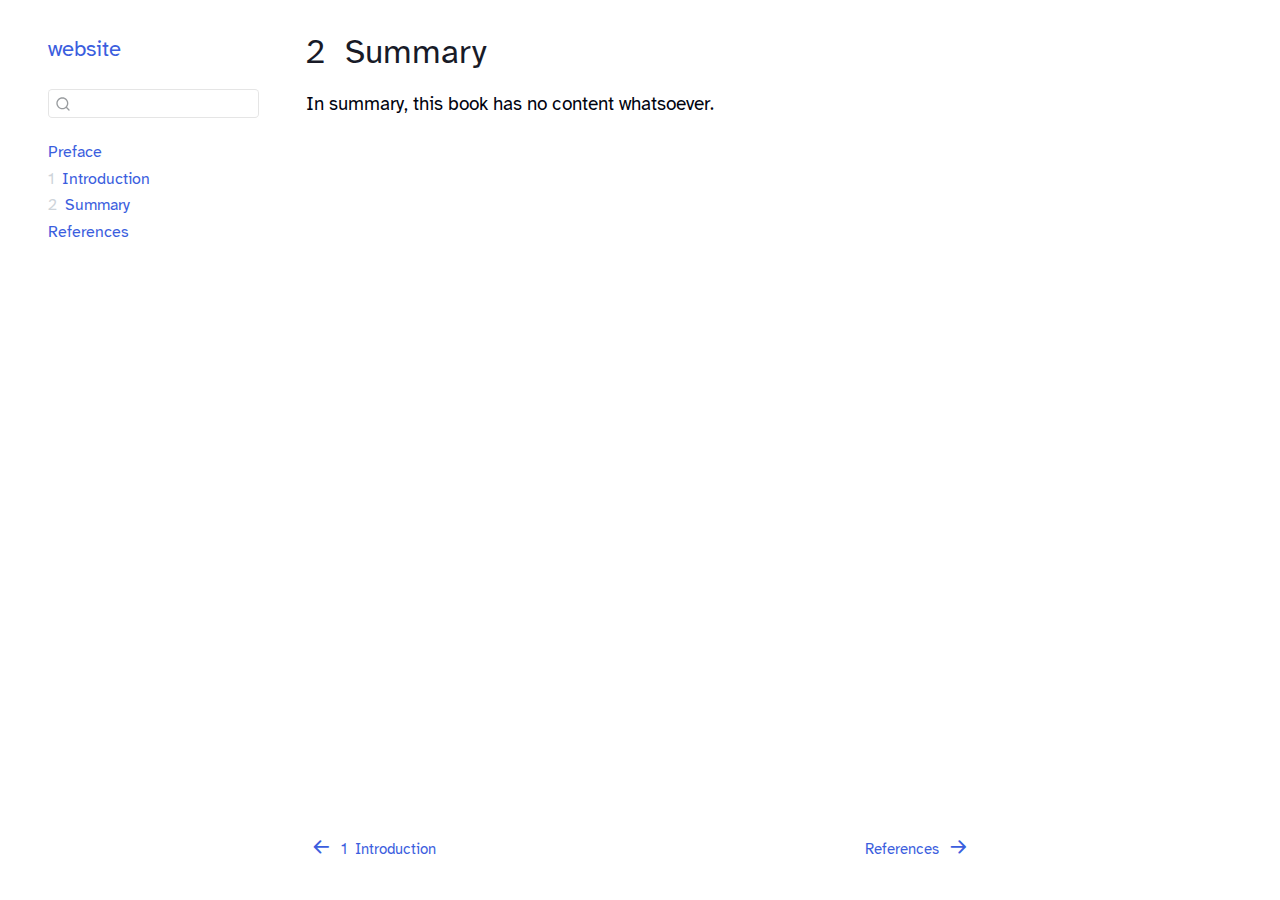
<file: _book/summary.html>
<!DOCTYPE html>
<html xmlns="http://www.w3.org/1999/xhtml" lang="en" xml:lang="en"><head>

<meta charset="utf-8">
<meta name="generator" content="quarto-1.3.340">

<meta name="viewport" content="width=device-width, initial-scale=1.0, user-scalable=yes">


<title>website - 2&nbsp; Summary</title>
<style>
code{white-space: pre-wrap;}
span.smallcaps{font-variant: small-caps;}
div.columns{display: flex; gap: min(4vw, 1.5em);}
div.column{flex: auto; overflow-x: auto;}
div.hanging-indent{margin-left: 1.5em; text-indent: -1.5em;}
ul.task-list{list-style: none;}
ul.task-list li input[type="checkbox"] {
  width: 0.8em;
  margin: 0 0.8em 0.2em -1em; /* quarto-specific, see https://github.com/quarto-dev/quarto-cli/issues/4556 */ 
  vertical-align: middle;
}
</style>


<script src="site_libs/quarto-nav/quarto-nav.js"></script>
<script src="site_libs/quarto-nav/headroom.min.js"></script>
<script src="site_libs/clipboard/clipboard.min.js"></script>
<script src="site_libs/quarto-search/autocomplete.umd.js"></script>
<script src="site_libs/quarto-search/fuse.min.js"></script>
<script src="site_libs/quarto-search/quarto-search.js"></script>
<meta name="quarto:offset" content="./">
<link href="./references.html" rel="next">
<link href="./intro.html" rel="prev">
<script src="site_libs/quarto-html/quarto.js"></script>
<script src="site_libs/quarto-html/popper.min.js"></script>
<script src="site_libs/quarto-html/tippy.umd.min.js"></script>
<script src="site_libs/quarto-html/anchor.min.js"></script>
<link href="site_libs/quarto-html/tippy.css" rel="stylesheet">
<link href="site_libs/quarto-html/quarto-syntax-highlighting.css" rel="stylesheet" id="quarto-text-highlighting-styles">
<script src="site_libs/bootstrap/bootstrap.min.js"></script>
<link href="site_libs/bootstrap/bootstrap-icons.css" rel="stylesheet">
<link href="site_libs/bootstrap/bootstrap.min.css" rel="stylesheet" id="quarto-bootstrap" data-mode="light">
<script id="quarto-search-options" type="application/json">{
  "location": "sidebar",
  "copy-button": false,
  "collapse-after": 3,
  "panel-placement": "start",
  "type": "textbox",
  "limit": 20,
  "language": {
    "search-no-results-text": "No results",
    "search-matching-documents-text": "matching documents",
    "search-copy-link-title": "Copy link to search",
    "search-hide-matches-text": "Hide additional matches",
    "search-more-match-text": "more match in this document",
    "search-more-matches-text": "more matches in this document",
    "search-clear-button-title": "Clear",
    "search-detached-cancel-button-title": "Cancel",
    "search-submit-button-title": "Submit"
  }
}</script>


</head>

<body class="nav-sidebar floating">

<div id="quarto-search-results"></div>
  <header id="quarto-header" class="headroom fixed-top">
  <nav class="quarto-secondary-nav">
    <div class="container-fluid d-flex">
      <button type="button" class="quarto-btn-toggle btn" data-bs-toggle="collapse" data-bs-target="#quarto-sidebar,#quarto-sidebar-glass" aria-controls="quarto-sidebar" aria-expanded="false" aria-label="Toggle sidebar navigation" onclick="if (window.quartoToggleHeadroom) { window.quartoToggleHeadroom(); }">
        <i class="bi bi-layout-text-sidebar-reverse"></i>
      </button>
      <nav class="quarto-page-breadcrumbs" aria-label="breadcrumb"><ol class="breadcrumb"><li class="breadcrumb-item"><a href="./summary.html"><span class="chapter-number">2</span>&nbsp; <span class="chapter-title">Summary</span></a></li></ol></nav>
      <a class="flex-grow-1" role="button" data-bs-toggle="collapse" data-bs-target="#quarto-sidebar,#quarto-sidebar-glass" aria-controls="quarto-sidebar" aria-expanded="false" aria-label="Toggle sidebar navigation" onclick="if (window.quartoToggleHeadroom) { window.quartoToggleHeadroom(); }">      
      </a>
      <button type="button" class="btn quarto-search-button" aria-label="Search" onclick="window.quartoOpenSearch();">
        <i class="bi bi-search"></i>
      </button>
    </div>
  </nav>
</header>
<!-- content -->
<div id="quarto-content" class="quarto-container page-columns page-rows-contents page-layout-article">
<!-- sidebar -->
  <nav id="quarto-sidebar" class="sidebar collapse collapse-horizontal sidebar-navigation floating overflow-auto">
    <div class="pt-lg-2 mt-2 text-left sidebar-header">
    <div class="sidebar-title mb-0 py-0">
      <a href="./">website</a> 
    </div>
      </div>
        <div class="mt-2 flex-shrink-0 align-items-center">
        <div class="sidebar-search">
        <div id="quarto-search" class="" title="Search"></div>
        </div>
        </div>
    <div class="sidebar-menu-container"> 
    <ul class="list-unstyled mt-1">
        <li class="sidebar-item">
  <div class="sidebar-item-container"> 
  <a href="./index.html" class="sidebar-item-text sidebar-link">
 <span class="menu-text">Preface</span></a>
  </div>
</li>
        <li class="sidebar-item">
  <div class="sidebar-item-container"> 
  <a href="./intro.html" class="sidebar-item-text sidebar-link">
 <span class="menu-text"><span class="chapter-number">1</span>&nbsp; <span class="chapter-title">Introduction</span></span></a>
  </div>
</li>
        <li class="sidebar-item">
  <div class="sidebar-item-container"> 
  <a href="./summary.html" class="sidebar-item-text sidebar-link active">
 <span class="menu-text"><span class="chapter-number">2</span>&nbsp; <span class="chapter-title">Summary</span></span></a>
  </div>
</li>
        <li class="sidebar-item">
  <div class="sidebar-item-container"> 
  <a href="./references.html" class="sidebar-item-text sidebar-link">
 <span class="menu-text">References</span></a>
  </div>
</li>
    </ul>
    </div>
</nav>
<div id="quarto-sidebar-glass" data-bs-toggle="collapse" data-bs-target="#quarto-sidebar,#quarto-sidebar-glass"></div>
<!-- margin-sidebar -->
    <div id="quarto-margin-sidebar" class="sidebar margin-sidebar">
        
    </div>
<!-- main -->
<main class="content" id="quarto-document-content">

<header id="title-block-header" class="quarto-title-block default">
<div class="quarto-title">
<h1 class="title"><span class="chapter-number">2</span>&nbsp; <span class="chapter-title">Summary</span></h1>
</div>



<div class="quarto-title-meta">

    
  
    
  </div>
  

</header>

<p>In summary, this book has no content whatsoever.</p>



</main> <!-- /main -->
<script id="quarto-html-after-body" type="application/javascript">
window.document.addEventListener("DOMContentLoaded", function (event) {
  const toggleBodyColorMode = (bsSheetEl) => {
    const mode = bsSheetEl.getAttribute("data-mode");
    const bodyEl = window.document.querySelector("body");
    if (mode === "dark") {
      bodyEl.classList.add("quarto-dark");
      bodyEl.classList.remove("quarto-light");
    } else {
      bodyEl.classList.add("quarto-light");
      bodyEl.classList.remove("quarto-dark");
    }
  }
  const toggleBodyColorPrimary = () => {
    const bsSheetEl = window.document.querySelector("link#quarto-bootstrap");
    if (bsSheetEl) {
      toggleBodyColorMode(bsSheetEl);
    }
  }
  toggleBodyColorPrimary();  
  const icon = "";
  const anchorJS = new window.AnchorJS();
  anchorJS.options = {
    placement: 'right',
    icon: icon
  };
  anchorJS.add('.anchored');
  const isCodeAnnotation = (el) => {
    for (const clz of el.classList) {
      if (clz.startsWith('code-annotation-')) {                     
        return true;
      }
    }
    return false;
  }
  const clipboard = new window.ClipboardJS('.code-copy-button', {
    text: function(trigger) {
      const codeEl = trigger.previousElementSibling.cloneNode(true);
      for (const childEl of codeEl.children) {
        if (isCodeAnnotation(childEl)) {
          childEl.remove();
        }
      }
      return codeEl.innerText;
    }
  });
  clipboard.on('success', function(e) {
    // button target
    const button = e.trigger;
    // don't keep focus
    button.blur();
    // flash "checked"
    button.classList.add('code-copy-button-checked');
    var currentTitle = button.getAttribute("title");
    button.setAttribute("title", "Copied!");
    let tooltip;
    if (window.bootstrap) {
      button.setAttribute("data-bs-toggle", "tooltip");
      button.setAttribute("data-bs-placement", "left");
      button.setAttribute("data-bs-title", "Copied!");
      tooltip = new bootstrap.Tooltip(button, 
        { trigger: "manual", 
          customClass: "code-copy-button-tooltip",
          offset: [0, -8]});
      tooltip.show();    
    }
    setTimeout(function() {
      if (tooltip) {
        tooltip.hide();
        button.removeAttribute("data-bs-title");
        button.removeAttribute("data-bs-toggle");
        button.removeAttribute("data-bs-placement");
      }
      button.setAttribute("title", currentTitle);
      button.classList.remove('code-copy-button-checked');
    }, 1000);
    // clear code selection
    e.clearSelection();
  });
  function tippyHover(el, contentFn) {
    const config = {
      allowHTML: true,
      content: contentFn,
      maxWidth: 500,
      delay: 100,
      arrow: false,
      appendTo: function(el) {
          return el.parentElement;
      },
      interactive: true,
      interactiveBorder: 10,
      theme: 'quarto',
      placement: 'bottom-start'
    };
    window.tippy(el, config); 
  }
  const noterefs = window.document.querySelectorAll('a[role="doc-noteref"]');
  for (var i=0; i<noterefs.length; i++) {
    const ref = noterefs[i];
    tippyHover(ref, function() {
      // use id or data attribute instead here
      let href = ref.getAttribute('data-footnote-href') || ref.getAttribute('href');
      try { href = new URL(href).hash; } catch {}
      const id = href.replace(/^#\/?/, "");
      const note = window.document.getElementById(id);
      return note.innerHTML;
    });
  }
      let selectedAnnoteEl;
      const selectorForAnnotation = ( cell, annotation) => {
        let cellAttr = 'data-code-cell="' + cell + '"';
        let lineAttr = 'data-code-annotation="' +  annotation + '"';
        const selector = 'span[' + cellAttr + '][' + lineAttr + ']';
        return selector;
      }
      const selectCodeLines = (annoteEl) => {
        const doc = window.document;
        const targetCell = annoteEl.getAttribute("data-target-cell");
        const targetAnnotation = annoteEl.getAttribute("data-target-annotation");
        const annoteSpan = window.document.querySelector(selectorForAnnotation(targetCell, targetAnnotation));
        const lines = annoteSpan.getAttribute("data-code-lines").split(",");
        const lineIds = lines.map((line) => {
          return targetCell + "-" + line;
        })
        let top = null;
        let height = null;
        let parent = null;
        if (lineIds.length > 0) {
            //compute the position of the single el (top and bottom and make a div)
            const el = window.document.getElementById(lineIds[0]);
            top = el.offsetTop;
            height = el.offsetHeight;
            parent = el.parentElement.parentElement;
          if (lineIds.length > 1) {
            const lastEl = window.document.getElementById(lineIds[lineIds.length - 1]);
            const bottom = lastEl.offsetTop + lastEl.offsetHeight;
            height = bottom - top;
          }
          if (top !== null && height !== null && parent !== null) {
            // cook up a div (if necessary) and position it 
            let div = window.document.getElementById("code-annotation-line-highlight");
            if (div === null) {
              div = window.document.createElement("div");
              div.setAttribute("id", "code-annotation-line-highlight");
              div.style.position = 'absolute';
              parent.appendChild(div);
            }
            div.style.top = top - 2 + "px";
            div.style.height = height + 4 + "px";
            let gutterDiv = window.document.getElementById("code-annotation-line-highlight-gutter");
            if (gutterDiv === null) {
              gutterDiv = window.document.createElement("div");
              gutterDiv.setAttribute("id", "code-annotation-line-highlight-gutter");
              gutterDiv.style.position = 'absolute';
              const codeCell = window.document.getElementById(targetCell);
              const gutter = codeCell.querySelector('.code-annotation-gutter');
              gutter.appendChild(gutterDiv);
            }
            gutterDiv.style.top = top - 2 + "px";
            gutterDiv.style.height = height + 4 + "px";
          }
          selectedAnnoteEl = annoteEl;
        }
      };
      const unselectCodeLines = () => {
        const elementsIds = ["code-annotation-line-highlight", "code-annotation-line-highlight-gutter"];
        elementsIds.forEach((elId) => {
          const div = window.document.getElementById(elId);
          if (div) {
            div.remove();
          }
        });
        selectedAnnoteEl = undefined;
      };
      // Attach click handler to the DT
      const annoteDls = window.document.querySelectorAll('dt[data-target-cell]');
      for (const annoteDlNode of annoteDls) {
        annoteDlNode.addEventListener('click', (event) => {
          const clickedEl = event.target;
          if (clickedEl !== selectedAnnoteEl) {
            unselectCodeLines();
            const activeEl = window.document.querySelector('dt[data-target-cell].code-annotation-active');
            if (activeEl) {
              activeEl.classList.remove('code-annotation-active');
            }
            selectCodeLines(clickedEl);
            clickedEl.classList.add('code-annotation-active');
          } else {
            // Unselect the line
            unselectCodeLines();
            clickedEl.classList.remove('code-annotation-active');
          }
        });
      }
  const findCites = (el) => {
    const parentEl = el.parentElement;
    if (parentEl) {
      const cites = parentEl.dataset.cites;
      if (cites) {
        return {
          el,
          cites: cites.split(' ')
        };
      } else {
        return findCites(el.parentElement)
      }
    } else {
      return undefined;
    }
  };
  var bibliorefs = window.document.querySelectorAll('a[role="doc-biblioref"]');
  for (var i=0; i<bibliorefs.length; i++) {
    const ref = bibliorefs[i];
    const citeInfo = findCites(ref);
    if (citeInfo) {
      tippyHover(citeInfo.el, function() {
        var popup = window.document.createElement('div');
        citeInfo.cites.forEach(function(cite) {
          var citeDiv = window.document.createElement('div');
          citeDiv.classList.add('hanging-indent');
          citeDiv.classList.add('csl-entry');
          var biblioDiv = window.document.getElementById('ref-' + cite);
          if (biblioDiv) {
            citeDiv.innerHTML = biblioDiv.innerHTML;
          }
          popup.appendChild(citeDiv);
        });
        return popup.innerHTML;
      });
    }
  }
});
</script>
<nav class="page-navigation">
  <div class="nav-page nav-page-previous">
      <a href="./intro.html" class="pagination-link">
        <i class="bi bi-arrow-left-short"></i> <span class="nav-page-text"><span class="chapter-number">1</span>&nbsp; <span class="chapter-title">Introduction</span></span>
      </a>          
  </div>
  <div class="nav-page nav-page-next">
      <a href="./references.html" class="pagination-link">
        <span class="nav-page-text">References</span> <i class="bi bi-arrow-right-short"></i>
      </a>
  </div>
</nav>
</div> <!-- /content -->



</body></html>
</file>
<file: site_libs/quarto-html/tippy.css>
.tippy-box[data-animation=fade][data-state=hidden]{opacity:0}[data-tippy-root]{max-width:calc(100vw - 10px)}.tippy-box{position:relative;background-color:#333;color:#fff;border-radius:4px;font-size:14px;line-height:1.4;white-space:normal;outline:0;transition-property:transform,visibility,opacity}.tippy-box[data-placement^=top]>.tippy-arrow{bottom:0}.tippy-box[data-placement^=top]>.tippy-arrow:before{bottom:-7px;left:0;border-width:8px 8px 0;border-top-color:initial;transform-origin:center top}.tippy-box[data-placement^=bottom]>.tippy-arrow{top:0}.tippy-box[data-placement^=bottom]>.tippy-arrow:before{top:-7px;left:0;border-width:0 8px 8px;border-bottom-color:initial;transform-origin:center bottom}.tippy-box[data-placement^=left]>.tippy-arrow{right:0}.tippy-box[data-placement^=left]>.tippy-arrow:before{border-width:8px 0 8px 8px;border-left-color:initial;right:-7px;transform-origin:center left}.tippy-box[data-placement^=right]>.tippy-arrow{left:0}.tippy-box[data-placement^=right]>.tippy-arrow:before{left:-7px;border-width:8px 8px 8px 0;border-right-color:initial;transform-origin:center right}.tippy-box[data-inertia][data-state=visible]{transition-timing-function:cubic-bezier(.54,1.5,.38,1.11)}.tippy-arrow{width:16px;height:16px;color:#333}.tippy-arrow:before{content:"";position:absolute;border-color:transparent;border-style:solid}.tippy-content{position:relative;padding:5px 9px;z-index:1}
</file>
<file: site_libs/quarto-html/quarto-syntax-highlighting.css>
/* quarto syntax highlight colors */
:root {
  --quarto-hl-ot-color: #003B4F;
  --quarto-hl-at-color: #657422;
  --quarto-hl-ss-color: #20794D;
  --quarto-hl-an-color: #5E5E5E;
  --quarto-hl-fu-color: #4758AB;
  --quarto-hl-st-color: #20794D;
  --quarto-hl-cf-color: #003B4F;
  --quarto-hl-op-color: #5E5E5E;
  --quarto-hl-er-color: #AD0000;
  --quarto-hl-bn-color: #AD0000;
  --quarto-hl-al-color: #AD0000;
  --quarto-hl-va-color: #111111;
  --quarto-hl-bu-color: inherit;
  --quarto-hl-ex-color: inherit;
  --quarto-hl-pp-color: #AD0000;
  --quarto-hl-in-color: #5E5E5E;
  --quarto-hl-vs-color: #20794D;
  --quarto-hl-wa-color: #5E5E5E;
  --quarto-hl-do-color: #5E5E5E;
  --quarto-hl-im-color: #00769E;
  --quarto-hl-ch-color: #20794D;
  --quarto-hl-dt-color: #AD0000;
  --quarto-hl-fl-color: #AD0000;
  --quarto-hl-co-color: #5E5E5E;
  --quarto-hl-cv-color: #5E5E5E;
  --quarto-hl-cn-color: #8f5902;
  --quarto-hl-sc-color: #5E5E5E;
  --quarto-hl-dv-color: #AD0000;
  --quarto-hl-kw-color: #003B4F;
}

/* other quarto variables */
:root {
  --quarto-font-monospace: "Ubunto Mono", monospace;
}

pre > code.sourceCode > span {
  color: #003B4F;
}

code span {
  color: #003B4F;
}

code.sourceCode > span {
  color: #003B4F;
}

div.sourceCode,
div.sourceCode pre.sourceCode {
  color: #003B4F;
}

code span.ot {
  color: #003B4F;
  font-style: inherit;
}

code span.at {
  color: #657422;
  font-style: inherit;
}

code span.ss {
  color: #20794D;
  font-style: inherit;
}

code span.an {
  color: #5E5E5E;
  font-style: inherit;
}

code span.fu {
  color: #4758AB;
  font-style: inherit;
}

code span.st {
  color: #20794D;
  font-style: inherit;
}

code span.cf {
  color: #003B4F;
  font-style: inherit;
}

code span.op {
  color: #5E5E5E;
  font-style: inherit;
}

code span.er {
  color: #AD0000;
  font-style: inherit;
}

code span.bn {
  color: #AD0000;
  font-style: inherit;
}

code span.al {
  color: #AD0000;
  font-style: inherit;
}

code span.va {
  color: #111111;
  font-style: inherit;
}

code span.bu {
  font-style: inherit;
}

code span.ex {
  font-style: inherit;
}

code span.pp {
  color: #AD0000;
  font-style: inherit;
}

code span.in {
  color: #5E5E5E;
  font-style: inherit;
}

code span.vs {
  color: #20794D;
  font-style: inherit;
}

code span.wa {
  color: #5E5E5E;
  font-style: italic;
}

code span.do {
  color: #5E5E5E;
  font-style: italic;
}

code span.im {
  color: #00769E;
  font-style: inherit;
}

code span.ch {
  color: #20794D;
  font-style: inherit;
}

code span.dt {
  color: #AD0000;
  font-style: inherit;
}

code span.fl {
  color: #AD0000;
  font-style: inherit;
}

code span.co {
  color: #5E5E5E;
  font-style: inherit;
}

code span.cv {
  color: #5E5E5E;
  font-style: italic;
}

code span.cn {
  color: #8f5902;
  font-style: inherit;
}

code span.sc {
  color: #5E5E5E;
  font-style: inherit;
}

code span.dv {
  color: #AD0000;
  font-style: inherit;
}

code span.kw {
  color: #003B4F;
  font-style: inherit;
}

.prevent-inlining {
  content: "</";
}

/*# sourceMappingURL=debc5d5d77c3f9108843748ff7464032.css.map */
</file>
<file: _book/site_libs/quarto-html/tippy.css>
.tippy-box[data-animation=fade][data-state=hidden]{opacity:0}[data-tippy-root]{max-width:calc(100vw - 10px)}.tippy-box{position:relative;background-color:#333;color:#fff;border-radius:4px;font-size:14px;line-height:1.4;white-space:normal;outline:0;transition-property:transform,visibility,opacity}.tippy-box[data-placement^=top]>.tippy-arrow{bottom:0}.tippy-box[data-placement^=top]>.tippy-arrow:before{bottom:-7px;left:0;border-width:8px 8px 0;border-top-color:initial;transform-origin:center top}.tippy-box[data-placement^=bottom]>.tippy-arrow{top:0}.tippy-box[data-placement^=bottom]>.tippy-arrow:before{top:-7px;left:0;border-width:0 8px 8px;border-bottom-color:initial;transform-origin:center bottom}.tippy-box[data-placement^=left]>.tippy-arrow{right:0}.tippy-box[data-placement^=left]>.tippy-arrow:before{border-width:8px 0 8px 8px;border-left-color:initial;right:-7px;transform-origin:center left}.tippy-box[data-placement^=right]>.tippy-arrow{left:0}.tippy-box[data-placement^=right]>.tippy-arrow:before{left:-7px;border-width:8px 8px 8px 0;border-right-color:initial;transform-origin:center right}.tippy-box[data-inertia][data-state=visible]{transition-timing-function:cubic-bezier(.54,1.5,.38,1.11)}.tippy-arrow{width:16px;height:16px;color:#333}.tippy-arrow:before{content:"";position:absolute;border-color:transparent;border-style:solid}.tippy-content{position:relative;padding:5px 9px;z-index:1}
</file>
<file: _book/site_libs/quarto-html/quarto-syntax-highlighting.css>
/* quarto syntax highlight colors */
:root {
  --quarto-hl-ot-color: #003B4F;
  --quarto-hl-at-color: #657422;
  --quarto-hl-ss-color: #20794D;
  --quarto-hl-an-color: #5E5E5E;
  --quarto-hl-fu-color: #4758AB;
  --quarto-hl-st-color: #20794D;
  --quarto-hl-cf-color: #003B4F;
  --quarto-hl-op-color: #5E5E5E;
  --quarto-hl-er-color: #AD0000;
  --quarto-hl-bn-color: #AD0000;
  --quarto-hl-al-color: #AD0000;
  --quarto-hl-va-color: #111111;
  --quarto-hl-bu-color: inherit;
  --quarto-hl-ex-color: inherit;
  --quarto-hl-pp-color: #AD0000;
  --quarto-hl-in-color: #5E5E5E;
  --quarto-hl-vs-color: #20794D;
  --quarto-hl-wa-color: #5E5E5E;
  --quarto-hl-do-color: #5E5E5E;
  --quarto-hl-im-color: #00769E;
  --quarto-hl-ch-color: #20794D;
  --quarto-hl-dt-color: #AD0000;
  --quarto-hl-fl-color: #AD0000;
  --quarto-hl-co-color: #5E5E5E;
  --quarto-hl-cv-color: #5E5E5E;
  --quarto-hl-cn-color: #8f5902;
  --quarto-hl-sc-color: #5E5E5E;
  --quarto-hl-dv-color: #AD0000;
  --quarto-hl-kw-color: #003B4F;
}

/* other quarto variables */
:root {
  --quarto-font-monospace: "Ubunto Mono", monospace;
}

pre > code.sourceCode > span {
  color: #003B4F;
}

code span {
  color: #003B4F;
}

code.sourceCode > span {
  color: #003B4F;
}

div.sourceCode,
div.sourceCode pre.sourceCode {
  color: #003B4F;
}

code span.ot {
  color: #003B4F;
  font-style: inherit;
}

code span.at {
  color: #657422;
  font-style: inherit;
}

code span.ss {
  color: #20794D;
  font-style: inherit;
}

code span.an {
  color: #5E5E5E;
  font-style: inherit;
}

code span.fu {
  color: #4758AB;
  font-style: inherit;
}

code span.st {
  color: #20794D;
  font-style: inherit;
}

code span.cf {
  color: #003B4F;
  font-style: inherit;
}

code span.op {
  color: #5E5E5E;
  font-style: inherit;
}

code span.er {
  color: #AD0000;
  font-style: inherit;
}

code span.bn {
  color: #AD0000;
  font-style: inherit;
}

code span.al {
  color: #AD0000;
  font-style: inherit;
}

code span.va {
  color: #111111;
  font-style: inherit;
}

code span.bu {
  font-style: inherit;
}

code span.ex {
  font-style: inherit;
}

code span.pp {
  color: #AD0000;
  font-style: inherit;
}

code span.in {
  color: #5E5E5E;
  font-style: inherit;
}

code span.vs {
  color: #20794D;
  font-style: inherit;
}

code span.wa {
  color: #5E5E5E;
  font-style: italic;
}

code span.do {
  color: #5E5E5E;
  font-style: italic;
}

code span.im {
  color: #00769E;
  font-style: inherit;
}

code span.ch {
  color: #20794D;
  font-style: inherit;
}

code span.dt {
  color: #AD0000;
  font-style: inherit;
}

code span.fl {
  color: #AD0000;
  font-style: inherit;
}

code span.co {
  color: #5E5E5E;
  font-style: inherit;
}

code span.cv {
  color: #5E5E5E;
  font-style: italic;
}

code span.cn {
  color: #8f5902;
  font-style: inherit;
}

code span.sc {
  color: #5E5E5E;
  font-style: inherit;
}

code span.dv {
  color: #AD0000;
  font-style: inherit;
}

code span.kw {
  color: #003B4F;
  font-style: inherit;
}

.prevent-inlining {
  content: "</";
}

/*# sourceMappingURL=debc5d5d77c3f9108843748ff7464032.css.map */
</file>
